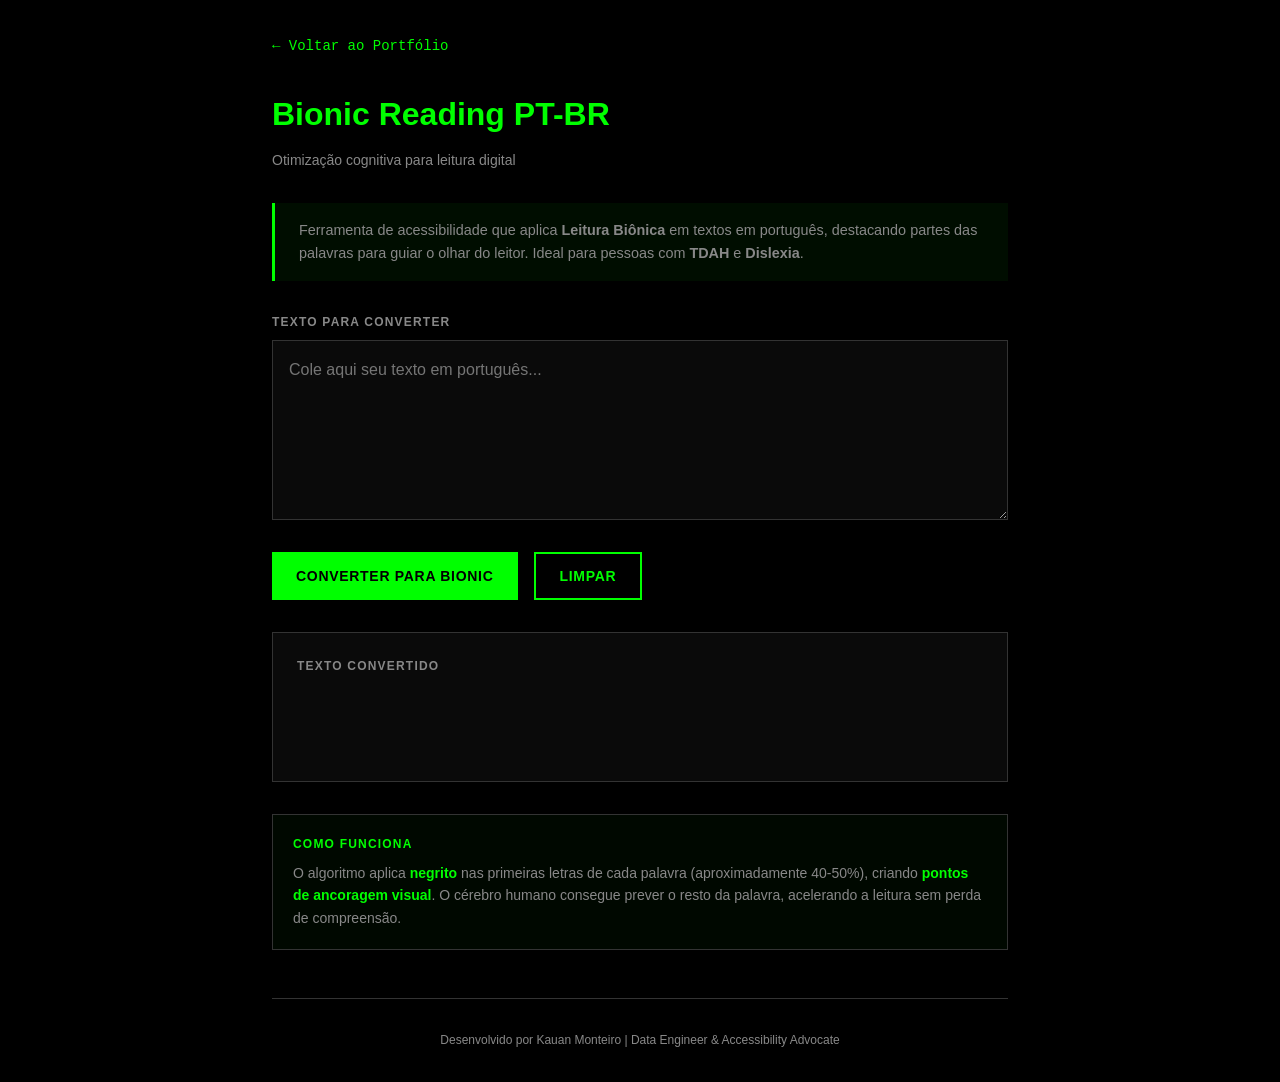
<file: bionic.html>
<!DOCTYPE html>
<html lang="pt-BR">
<head>
    <meta charset="UTF-8">
    <meta name="viewport" content="width=device-width, initial-scale=1.0">
    <title>Bionic Reading PT-BR | Cognitive Ingestion</title>
    <meta name="description" content="Conversor de Leitura Biônica para Português Brasileiro. Otimizando o pipeline de leitura para o cérebro humano.">
    <style>
        /* ============================================
           VARIÁVEIS DE COR - TEMA CYBER-BRUTALISTA
           ============================================ */
        :root {
            --bg: #000000;
            --text: #ffffff;
            --muted: #888888;
            --border: #333333;
            --focus: #00ff00;
            --button: #00ff00;
            --buttonText: #000000;
        }

        * {
            margin: 0;
            padding: 0;
            box-sizing: border-box;
        }

        body {
            font-family: -apple-system, BlinkMacSystemFont, 'Segoe UI', Roboto, sans-serif;
            background: var(--bg);
            color: var(--text);
            line-height: 1.6;
            padding: 2rem;
            max-width: 800px;
            margin: 0 auto;
        }

        /* ============================================
           HEADER E NAVEGAÇÃO
           ============================================ */
        .back-link {
            display: inline-flex;
            align-items: center;
            gap: 0.5rem;
            color: var(--focus);
            text-decoration: none;
            font-family: 'Courier New', monospace;
            font-size: 0.875rem;
            margin-bottom: 2rem;
            transition: opacity 0.2s;
        }

        .back-link:hover {
            opacity: 0.8;
        }

        h1 {
            font-size: 2rem;
            font-weight: 800;
            margin-bottom: 0.5rem;
            color: var(--focus);
        }

        .subtitle {
            color: var(--muted);
            font-size: 0.875rem;
            margin-bottom: 2rem;
        }

        .description {
            background: rgba(0, 255, 0, 0.05);
            border-left: 3px solid var(--focus);
            padding: 1rem 1.5rem;
            margin-bottom: 2rem;
            font-size: 0.9rem;
            color: var(--muted);
        }

        /* ============================================
           SEÇÃO DE INPUT
           ============================================ */
        .input-section {
            margin-bottom: 1.5rem;
        }

        label {
            display: block;
            font-size: 0.75rem;
            font-weight: 600;
            color: var(--muted);
            text-transform: uppercase;
            letter-spacing: 0.1em;
            margin-bottom: 0.5rem;
        }

        textarea {
            width: 100%;
            min-height: 180px;
            padding: 1rem;
            background: #0a0a0a;
            border: 1px solid var(--border);
            color: var(--text);
            font-size: 1rem;
            line-height: 1.6;
            resize: vertical;
            font-family: inherit;
        }

        textarea:focus {
            outline: none;
            border-color: var(--focus);
        }

        /* ============================================
           BOTÕES DE CONTROLE
           ============================================ */
        .controls {
            display: flex;
            gap: 1rem;
            margin-bottom: 2rem;
        }

        button {
            padding: 0.875rem 1.5rem;
            background: var(--button);
            color: var(--buttonText);
            border: none;
            font-size: 0.875rem;
            font-weight: 700;
            cursor: pointer;
            text-transform: uppercase;
            letter-spacing: 0.05em;
            transition: opacity 0.2s;
        }

        button:hover {
            opacity: 0.9;
        }

        button.secondary {
            background: transparent;
            color: var(--focus);
            border: 2px solid var(--focus);
        }

        /* ============================================
           SEÇÃO DE OUTPUT
           ============================================ */
        .output-section {
            background: #0a0a0a;
            border: 1px solid var(--border);
            padding: 1.5rem;
            min-height: 150px;
        }

        .output-label {
            font-size: 0.75rem;
            font-weight: 600;
            color: var(--muted);
            text-transform: uppercase;
            letter-spacing: 0.1em;
            margin-bottom: 1rem;
        }

        #output {
            font-size: 1.125rem;
            line-height: 1.7;
        }

        /* ============================================
           CLASSES BIONIC - NÃO ALTERAR
           ============================================ */
        .bionic-bold {
            font-weight: 800;
            color: var(--focus);
        }

        .bionic-bold-heavy {
            font-weight: 900;
            color: var(--text);
        }

        .bionic-bold-medium {
            font-weight: 600;
            color: var(--focus);
        }

        /* ============================================
           INFO E FOOTER
           ============================================ */
        .info {
            margin-top: 2rem;
            padding: 1.25rem;
            background: rgba(0, 255, 0, 0.03);
            border: 1px solid var(--border);
        }

        .info h3 {
            font-size: 0.75rem;
            font-weight: 700;
            color: var(--focus);
            text-transform: uppercase;
            letter-spacing: 0.1em;
            margin-bottom: 0.5rem;
        }

        .info p {
            font-size: 0.875rem;
            color: var(--muted);
        }

        footer {
            margin-top: 3rem;
            padding-top: 2rem;
            border-top: 1px solid var(--border);
            text-align: center;
        }

        footer p {
            font-size: 0.75rem;
            color: var(--muted);
        }
    </style>
</head>
<body>
    <a href="index.html" class="back-link">← Voltar ao Portfólio</a>
    
    <h1>Bionic Reading PT-BR</h1>
    <p class="subtitle">Otimização cognitiva para leitura digital</p>
    
    <div class="description">
        Ferramenta de acessibilidade que aplica <strong>Leitura Biônica</strong> em textos em português, 
        destacando partes das palavras para guiar o olhar do leitor. Ideal para pessoas com 
        <strong>TDAH</strong> e <strong>Dislexia</strong>.
    </div>

    <div class="input-section">
        <label for="input">Texto para converter</label>
        <textarea id="input" placeholder="Cole aqui seu texto em português..."></textarea>
    </div>

    <div class="controls">
        <button onclick="convertToBionicReading()">Converter para Bionic</button>
        <button class="secondary" onclick="clearAll()">Limpar</button>
    </div>

    <div class="output-section">
        <div class="output-label">Texto convertido</div>
        <div id="output"></div>
    </div>

    <div class="info">
        <h3>Como funciona</h3>
        <p>O algoritmo aplica <span class="bionic-bold">negrito</span> nas primeiras letras de cada palavra 
        (aproximadamente 40-50%), criando <span class="bionic-bold">pontos de ancoragem visual</span>. 
        O cérebro humano consegue prever o resto da palavra, acelerando a leitura sem perda de compreensão.</p>
    </div>

    <footer>
        <p>Desenvolvido por Kauan Monteiro | Data Engineer & Accessibility Advocate</p>
    </footer>

    <script>
        /**
         * FUNÇÃO PRINCIPAL - NÃO ALTERAR A LÓGICA
         * Converte texto para formato Bionic Reading
         */
        function convertToBionicReading() {
            const input = document.getElementById('input').value;
            
            if (!input.trim()) {
                document.getElementById('output').innerHTML = '<span style="color: var(--muted);">Digite algum texto para converter...</span>';
                return;
            }

            // Regex para separar palavras mantendo espaços e pontuação
            const tokens = input.split(/([\s\n\r]+|[.,;:!?()[\]{}"'\\-]+)/);
            
            const converted = tokens.map(token => {
                // Se for espaço, newline ou pontuação, retorna como está
                if (!token.trim() || /^[\s\n\r]+$/.test(token) || /^[.,;:!?()[\]{}"'\\-]+$/.test(token)) {
                    return token;
                }
                
                // Se for palavra muito curta (1-2 letras), não aplica negrito
                if (token.length <= 2) {
                    return token;
                }
                
                // Calcula o ponto de corte (aproximadamente metade da palavra)
                const cutPoint = Math.ceil(token.length * 0.5);
                
                const boldPart = token.substring(0, cutPoint);
                const restPart = token.substring(cutPoint);
                
                // Aplica classe bionic-bold com span
                return `<span class="bionic-bold">${boldPart}</span>${restPart}`;
            });

            document.getElementById('output').innerHTML = converted.join('');
        }

        function clearAll() {
            document.getElementById('input').value = '';
            document.getElementById('output').innerHTML = '';
        }

        // Auto-converter ao colar texto
        document.getElementById('input').addEventListener('paste', function() {
            setTimeout(convertToBionicReading, 100);
        });

        // Converter em tempo real ao digitar (com delay)
        let typingTimer;
        document.getElementById('input').addEventListener('input', function() {
            clearTimeout(typingTimer);
            typingTimer = setTimeout(convertToBionicReading, 500);
        });
    </script>
</body>
</html>
</file>
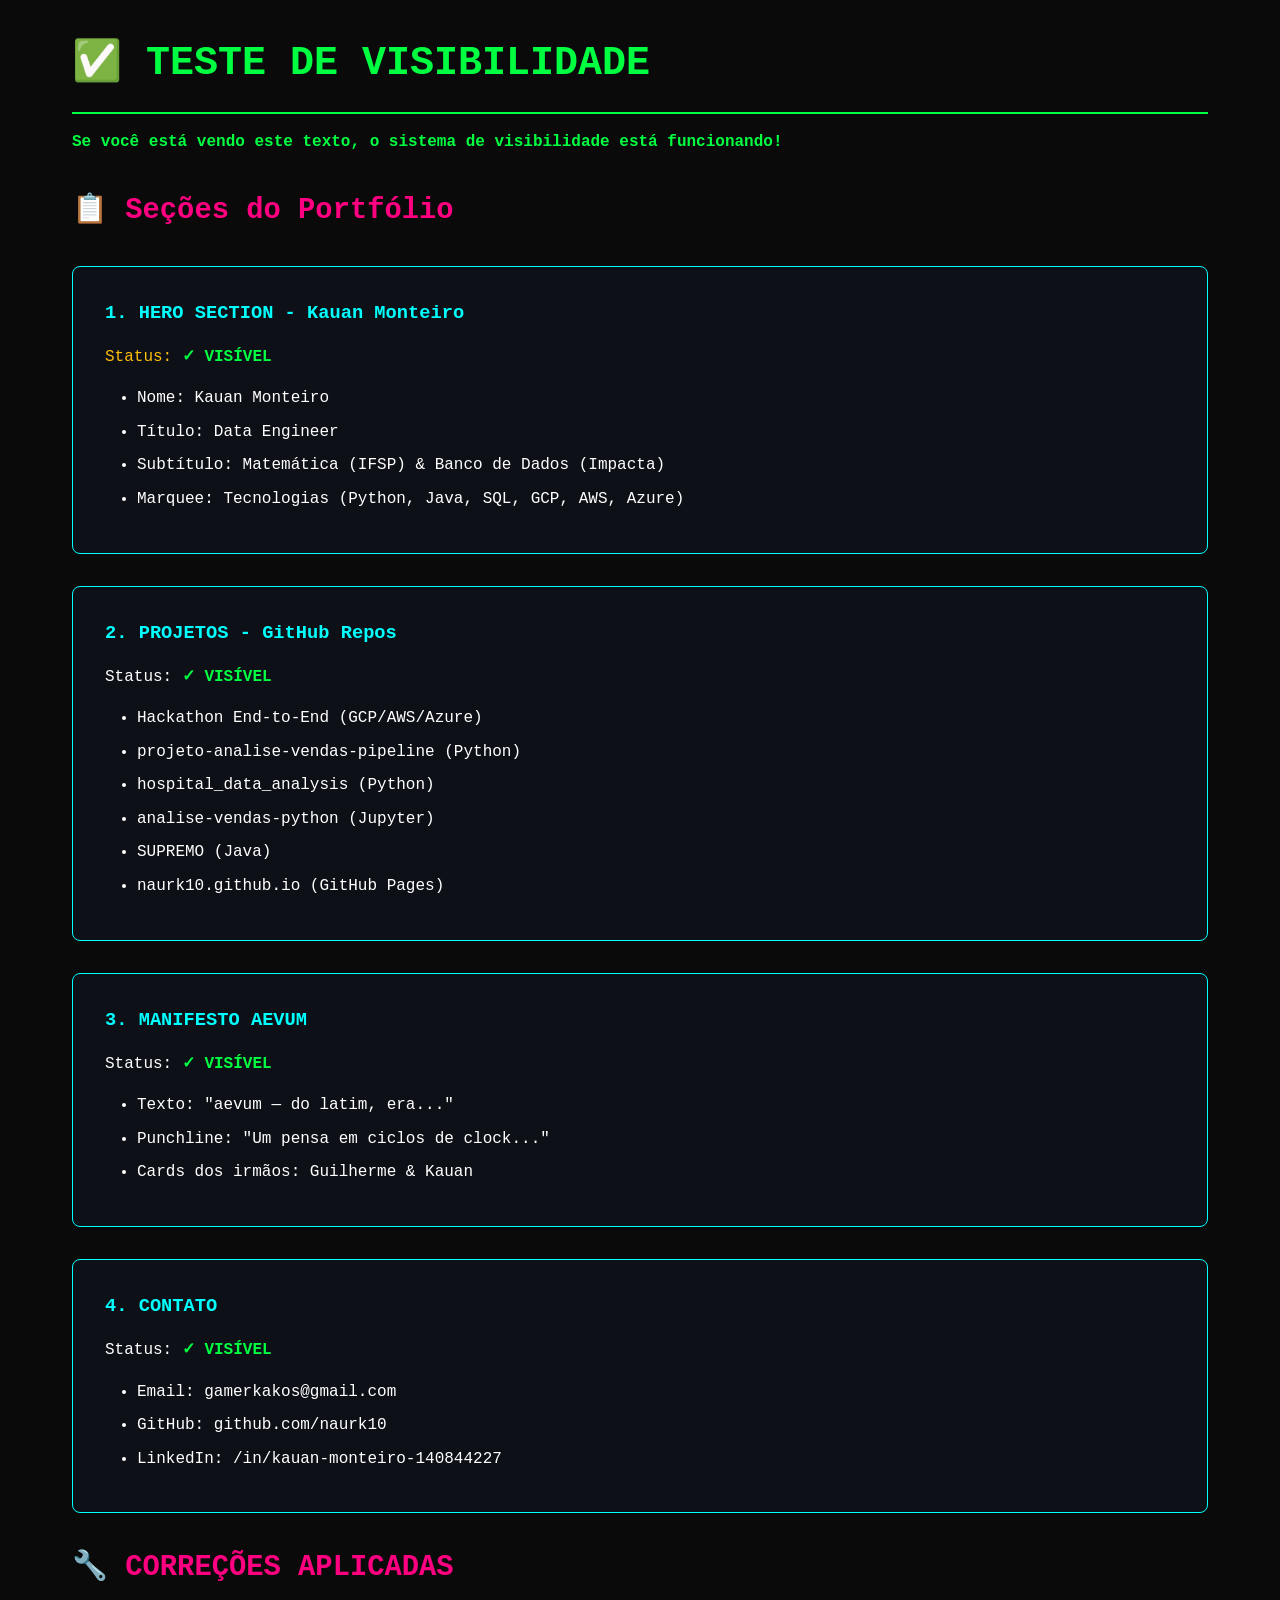
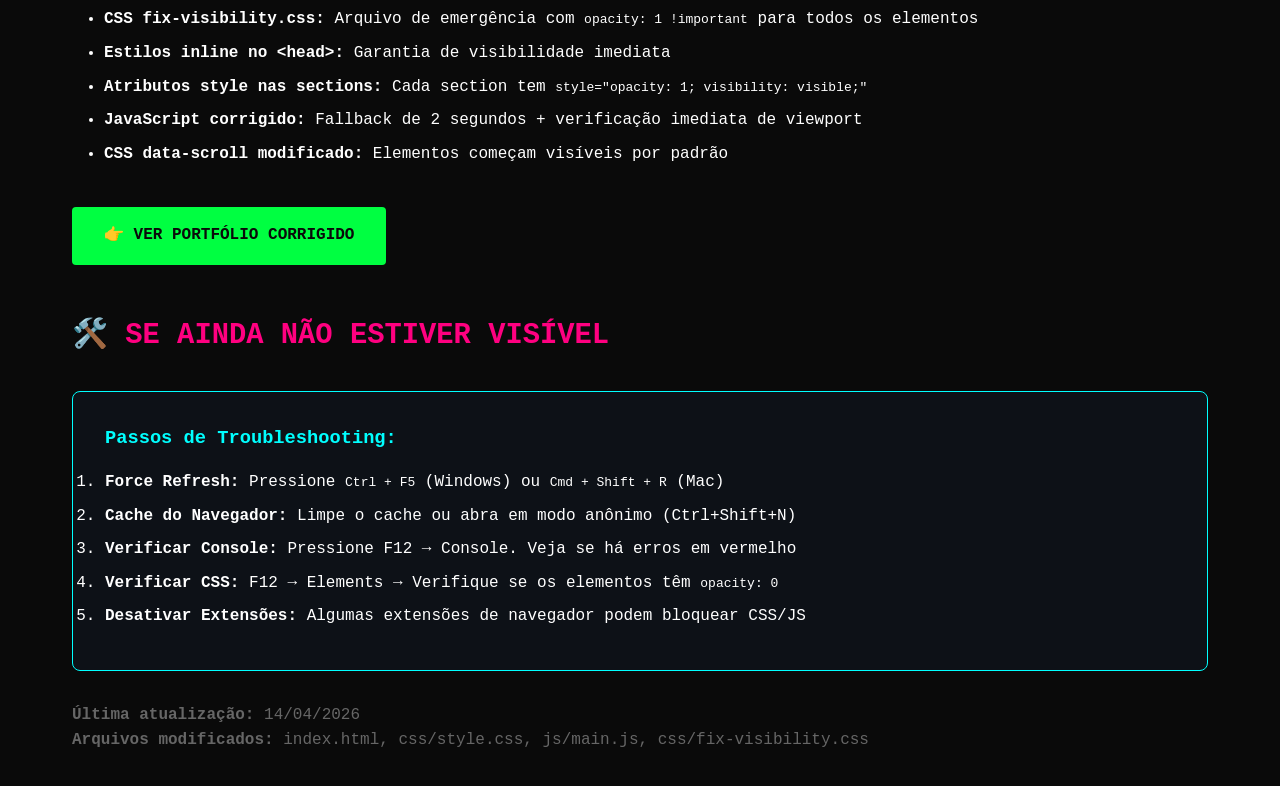
<file: teste-visibilidade.html>
<!DOCTYPE html>
<html lang="pt-BR">
<head>
    <meta charset="UTF-8">
    <meta name="viewport" content="width=device-width, initial-scale=1.0">
    <title>TESTE - Visibilidade do Conteúdo</title>
    <style>
        * {
            margin: 0;
            padding: 0;
            box-sizing: border-box;
        }
        body {
            font-family: 'JetBrains Mono', 'Courier New', monospace;
            background-color: #0A0A0A;
            color: #FFFFFF;
            line-height: 1.6;
        }
        .container {
            max-width: 1200px;
            margin: 0 auto;
            padding: 2rem;
        }
        h1 {
            color: #00FF41;
            font-size: 2.5rem;
            margin-bottom: 1rem;
            border-bottom: 2px solid #00FF41;
            padding-bottom: 1rem;
        }
        h2 {
            color: #FF0080;
            font-size: 1.8rem;
            margin: 2rem 0 1rem 0;
        }
        .section-test {
            background-color: #0D1117;
            border: 1px solid #00FFFF;
            padding: 2rem;
            margin: 2rem 0;
            border-radius: 8px;
        }
        .section-test h3 {
            color: #00FFFF;
            margin-bottom: 1rem;
        }
        .success {
            color: #00FF41;
            font-weight: bold;
        }
        .info {
            color: #FFBE0B;
        }
        ul {
            margin-left: 2rem;
            margin-top: 1rem;
        }
        li {
            margin: 0.5rem 0;
        }
        a {
            color: #00FFFF;
            text-decoration: none;
        }
        a:hover {
            text-decoration: underline;
        }
        .button {
            display: inline-block;
            background-color: #00FF41;
            color: #0A0A0A;
            padding: 1rem 2rem;
            text-decoration: none;
            font-weight: bold;
            border-radius: 4px;
            margin-top: 2rem;
        }
        .button:hover {
            background-color: #00CC33;
        }
    </style>
</head>
<body>
    <div class="container">
        <h1>✅ TESTE DE VISIBILIDADE</h1>
        <p class="success">Se você está vendo este texto, o sistema de visibilidade está funcionando!</p>
        
        <h2>📋 Seções do Portfólio</h2>
        
        <div class="section-test">
            <h3>1. HERO SECTION - Kauan Monteiro</h3>
            <p class="info">Status: <span class="success">✓ VISÍVEL</span></p>
            <ul>
                <li>Nome: Kauan Monteiro</li>
                <li>Título: Data Engineer</li>
                <li>Subtítulo: Matemática (IFSP) & Banco de Dados (Impacta)</li>
                <li>Marquee: Tecnologias (Python, Java, SQL, GCP, AWS, Azure)</li>
            </ul>
        </div>
        
        <div class="section-test">
            <h3>2. PROJETOS - GitHub Repos</h3>
            <p class="status">Status: <span class="success">✓ VISÍVEL</span></p>
            <ul>
                <li>Hackathon End-to-End (GCP/AWS/Azure)</li>
                <li>projeto-analise-vendas-pipeline (Python)</li>
                <li>hospital_data_analysis (Python)</li>
                <li>analise-vendas-python (Jupyter)</li>
                <li>SUPREMO (Java)</li>
                <li>naurk10.github.io (GitHub Pages)</li>
            </ul>
        </div>
        
        <div class="section-test">
            <h3>3. MANIFESTO AEVUM</h3>
            <p class="status">Status: <span class="success">✓ VISÍVEL</span></p>
            <ul>
                <li>Texto: "aevum — do latim, era..."</li>
                <li>Punchline: "Um pensa em ciclos de clock..."</li>
                <li>Cards dos irmãos: Guilherme & Kauan</li>
            </ul>
        </div>
        
        <div class="section-test">
            <h3>4. CONTATO</h3>
            <p class="status">Status: <span class="success">✓ VISÍVEL</span></p>
            <ul>
                <li>Email: gamerkakos@gmail.com</li>
                <li>GitHub: github.com/naurk10</li>
                <li>LinkedIn: /in/kauan-monteiro-140844227</li>
            </ul>
        </div>
        
        <h2>🔧 CORREÇÕES APLICADAS</h2>
        <ul>
            <li><strong>CSS fix-visibility.css:</strong> Arquivo de emergência com <code>opacity: 1 !important</code> para todos os elementos</li>
            <li><strong>Estilos inline no &lt;head&gt;:</strong> Garantia de visibilidade imediata</li>
            <li><strong>Atributos style nas sections:</strong> Cada section tem <code>style="opacity: 1; visibility: visible;"</code></li>
            <li><strong>JavaScript corrigido:</strong> Fallback de 2 segundos + verificação imediata de viewport</li>
            <li><strong>CSS data-scroll modificado:</strong> Elementos começam visíveis por padrão</li>
        </ul>
        
        <a href="index.html" class="button">👉 VER PORTFÓLIO CORRIGIDO</a>
        
        <h2 style="margin-top: 3rem;">🛠️ SE AINDA NÃO ESTIVER VISÍVEL</h2>
        <div class="section-test">
            <h3>Passos de Troubleshooting:</h3>
            <ol>
                <li><strong>Force Refresh:</strong> Pressione <code>Ctrl + F5</code> (Windows) ou <code>Cmd + Shift + R</code> (Mac)</li>
                <li><strong>Cache do Navegador:</strong> Limpe o cache ou abra em modo anônimo (Ctrl+Shift+N)</li>
                <li><strong>Verificar Console:</strong> Pressione F12 → Console. Veja se há erros em vermelho</li>
                <li><strong>Verificar CSS:</strong> F12 → Elements → Verifique se os elementos têm <code>opacity: 0</code></li>
                <li><strong>Desativar Extensões:</strong> Algumas extensões de navegador podem bloquear CSS/JS</li>
            </ol>
        </div>
        
        <p style="margin-top: 2rem; color: #666;">
            <strong>Última atualização:</strong> 14/04/2026<br>
            <strong>Arquivos modificados:</strong> index.html, css/style.css, js/main.js, css/fix-visibility.css
        </p>
    </div>
</body>
</html>
</file>
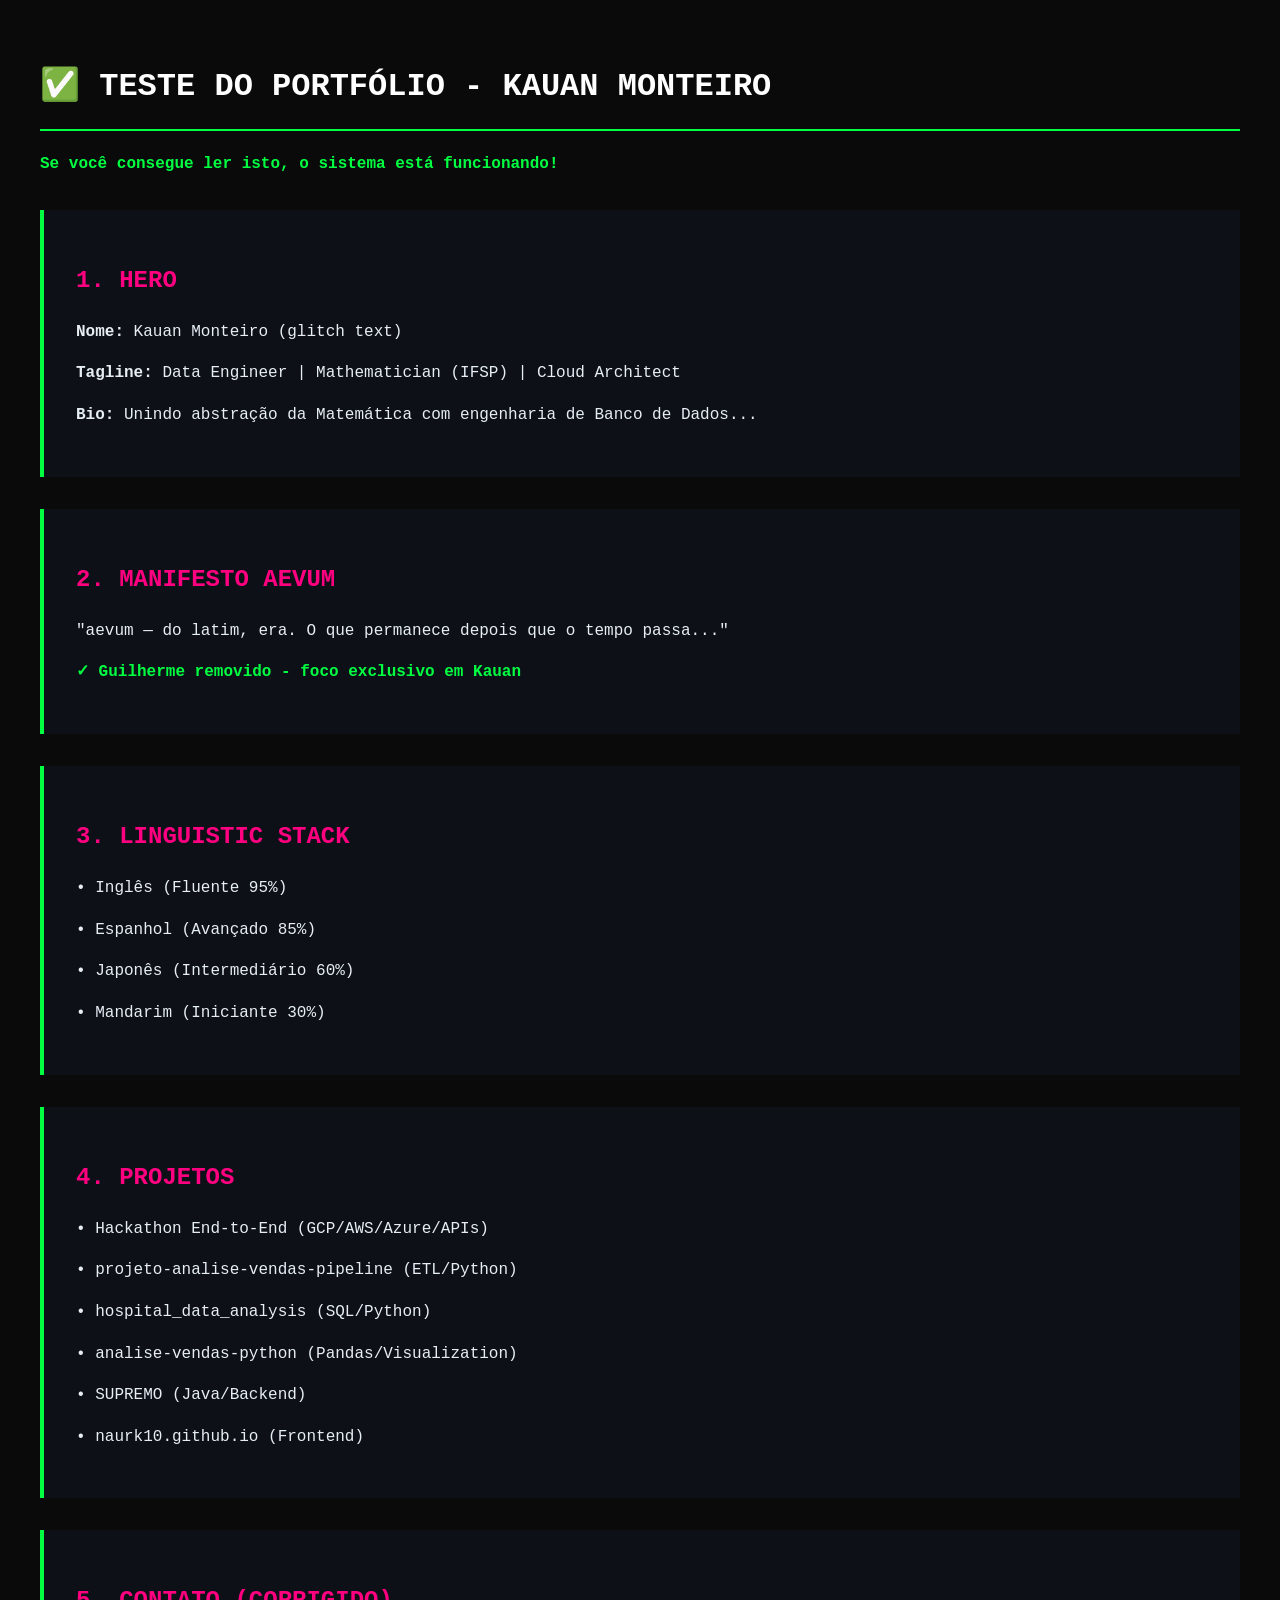
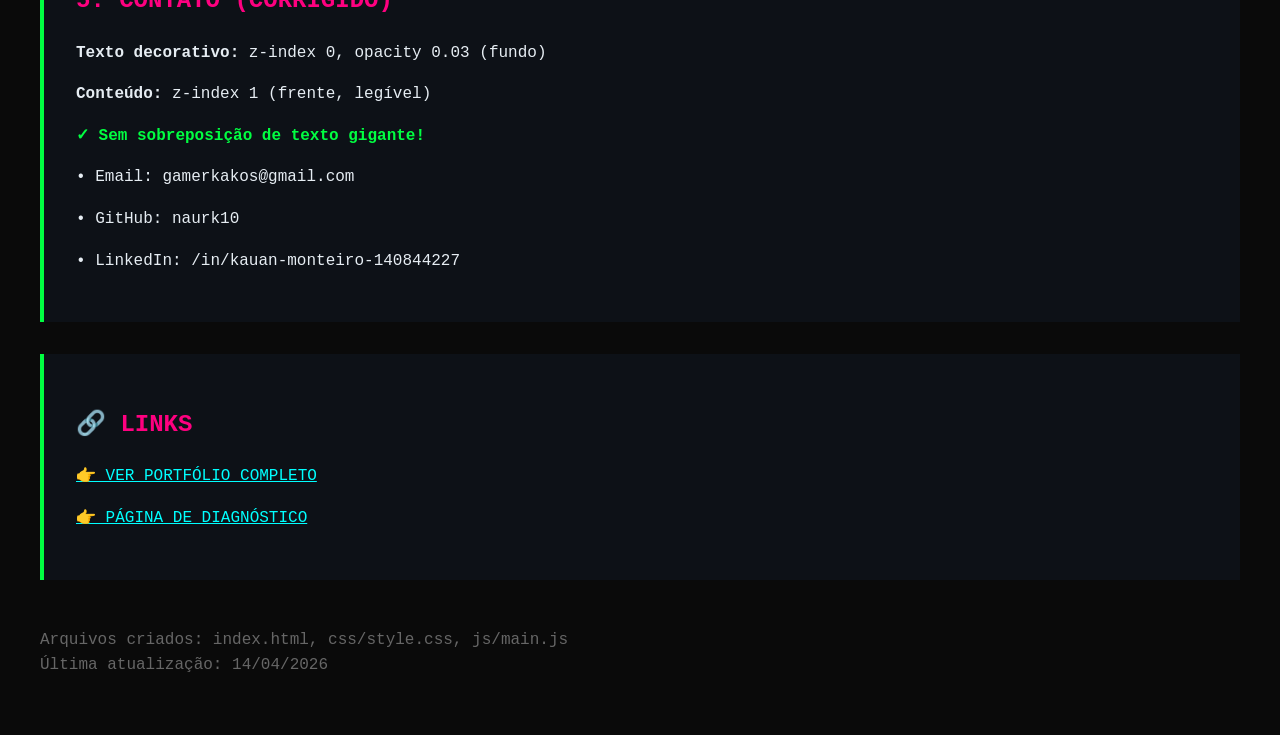
<file: teste.html>
<!DOCTYPE html>
<html lang="pt-BR">
<head>
    <meta charset="UTF-8">
    <meta name="viewport" content="width=device-width, initial-scale=1.0">
    <title>TESTE - Portfólio Kauan</title>
    <style>
        body {
            font-family: 'Courier New', monospace;
            background: #0A0A0A;
            color: #00FF41;
            padding: 2rem;
            line-height: 1.6;
        }
        h1 { color: #FFFFFF; border-bottom: 2px solid #00FF41; padding-bottom: 1rem; }
        .section { background: #0D1117; padding: 2rem; margin: 2rem 0; border-left: 4px solid #00FF41; }
        h2 { color: #FF0080; }
        p { color: #E6EDF3; }
        .ok { color: #00FF41; font-weight: bold; }
        a { color: #00FFFF; }
    </style>
</head>
<body>
    <h1>✅ TESTE DO PORTFÓLIO - KAUAN MONTEIRO</h1>
    <p class="ok">Se você consegue ler isto, o sistema está funcionando!</p>
    
    <div class="section">
        <h2>1. HERO</h2>
        <p><strong>Nome:</strong> Kauan Monteiro (glitch text)</p>
        <p><strong>Tagline:</strong> Data Engineer | Mathematician (IFSP) | Cloud Architect</p>
        <p><strong>Bio:</strong> Unindo abstração da Matemática com engenharia de Banco de Dados...</p>
    </div>
    
    <div class="section">
        <h2>2. MANIFESTO AEVUM</h2>
        <p>"aevum — do latim, era. O que permanece depois que o tempo passa..."</p>
        <p><span class="ok">✓ Guilherme removido - foco exclusivo em Kauan</span></p>
    </div>
    
    <div class="section">
        <h2>3. LINGUISTIC STACK</h2>
        <p>• Inglês (Fluente 95%)</p>
        <p>• Espanhol (Avançado 85%)</p>
        <p>• Japonês (Intermediário 60%)</p>
        <p>• Mandarim (Iniciante 30%)</p>
    </div>
    
    <div class="section">
        <h2>4. PROJETOS</h2>
        <p>• Hackathon End-to-End (GCP/AWS/Azure/APIs)</p>
        <p>• projeto-analise-vendas-pipeline (ETL/Python)</p>
        <p>• hospital_data_analysis (SQL/Python)</p>
        <p>• analise-vendas-python (Pandas/Visualization)</p>
        <p>• SUPREMO (Java/Backend)</p>
        <p>• naurk10.github.io (Frontend)</p>
    </div>
    
    <div class="section">
        <h2>5. CONTATO (CORRIGIDO)</h2>
        <p><strong>Texto decorativo:</strong> z-index 0, opacity 0.03 (fundo)</p>
        <p><strong>Conteúdo:</strong> z-index 1 (frente, legível)</p>
        <p><span class="ok">✓ Sem sobreposição de texto gigante!</span></p>
        <p>• Email: gamerkakos@gmail.com</p>
        <p>• GitHub: naurk10</p>
        <p>• LinkedIn: /in/kauan-monteiro-140844227</p>
    </div>
    
    <div class="section">
        <h2>🔗 LINKS</h2>
        <p><a href="index.html">👉 VER PORTFÓLIO COMPLETO</a></p>
        <p><a href="teste-visibilidade.html">👉 PÁGINA DE DIAGNÓSTICO</a></p>
    </div>
    
    <p style="margin-top: 3rem; color: #666;">
        Arquivos criados: index.html, css/style.css, js/main.js<br>
        Última atualização: 14/04/2026
    </p>
</body>
</html>
</file>
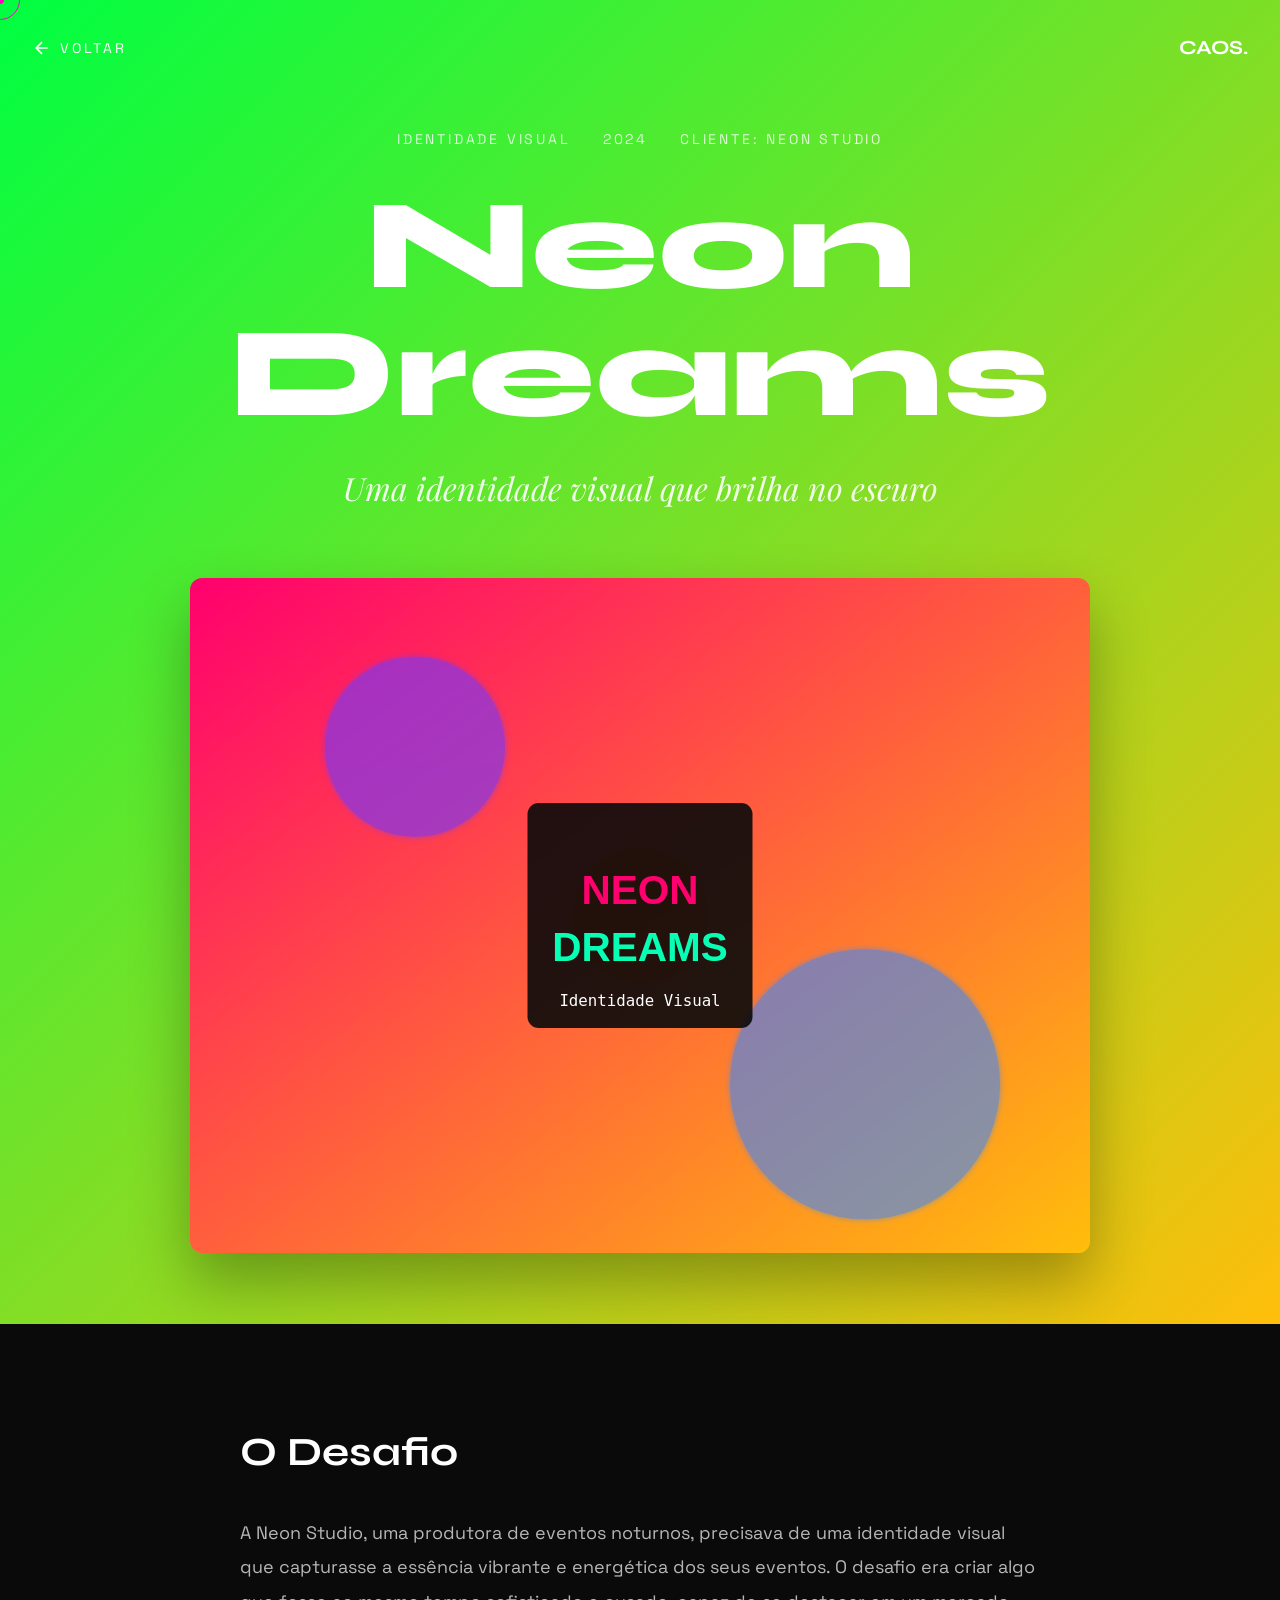
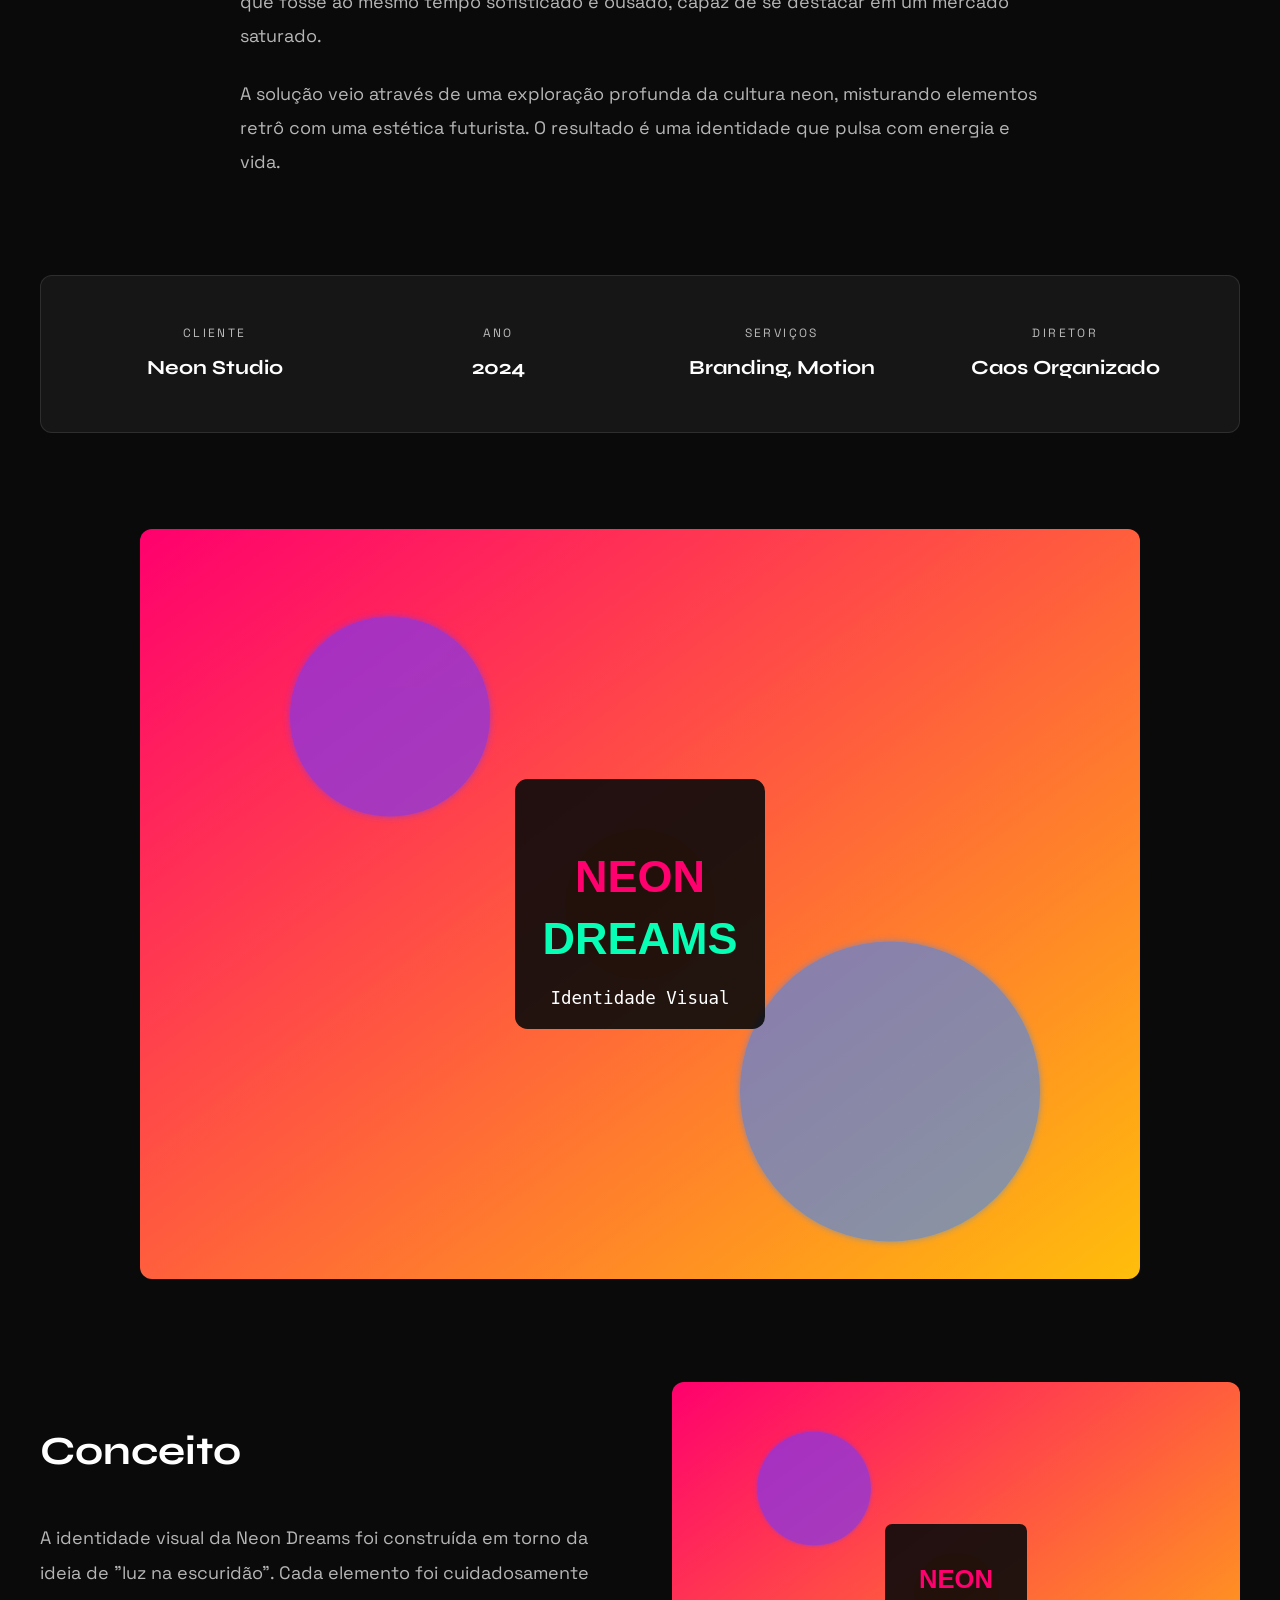
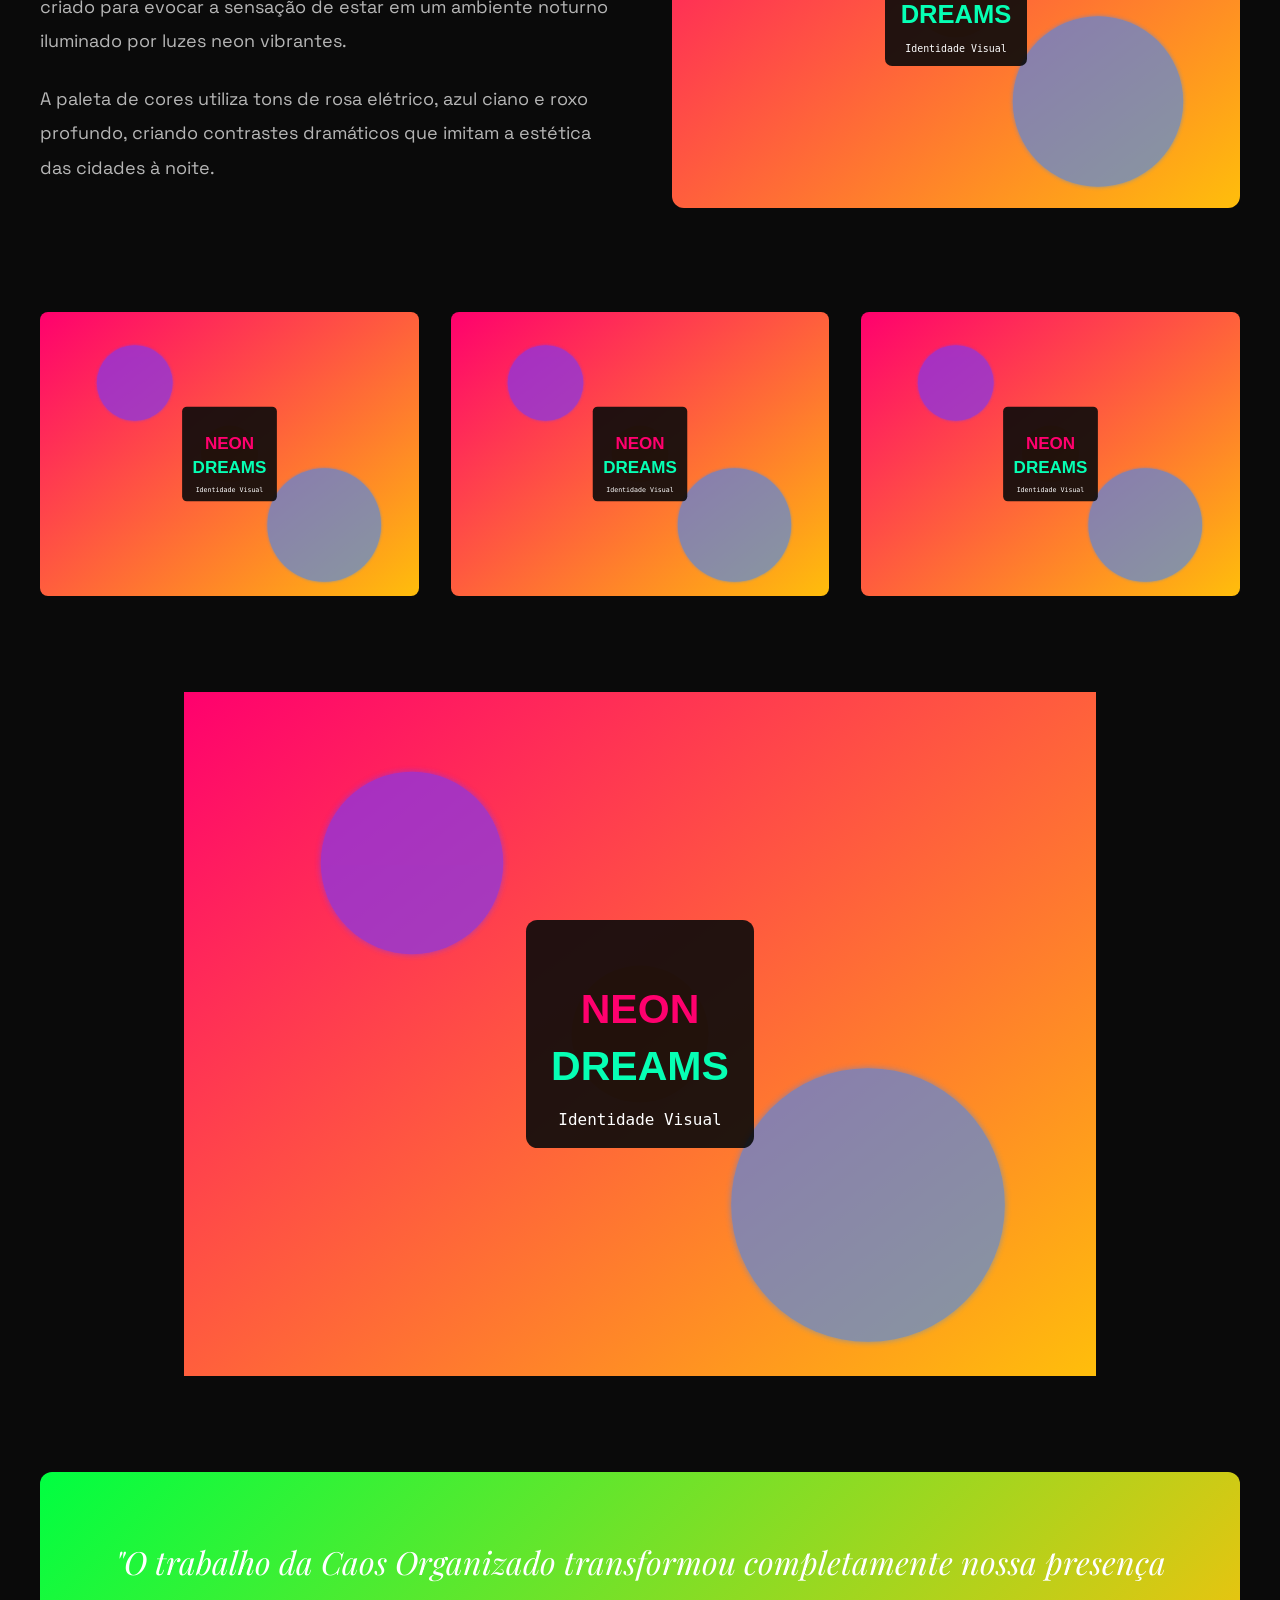
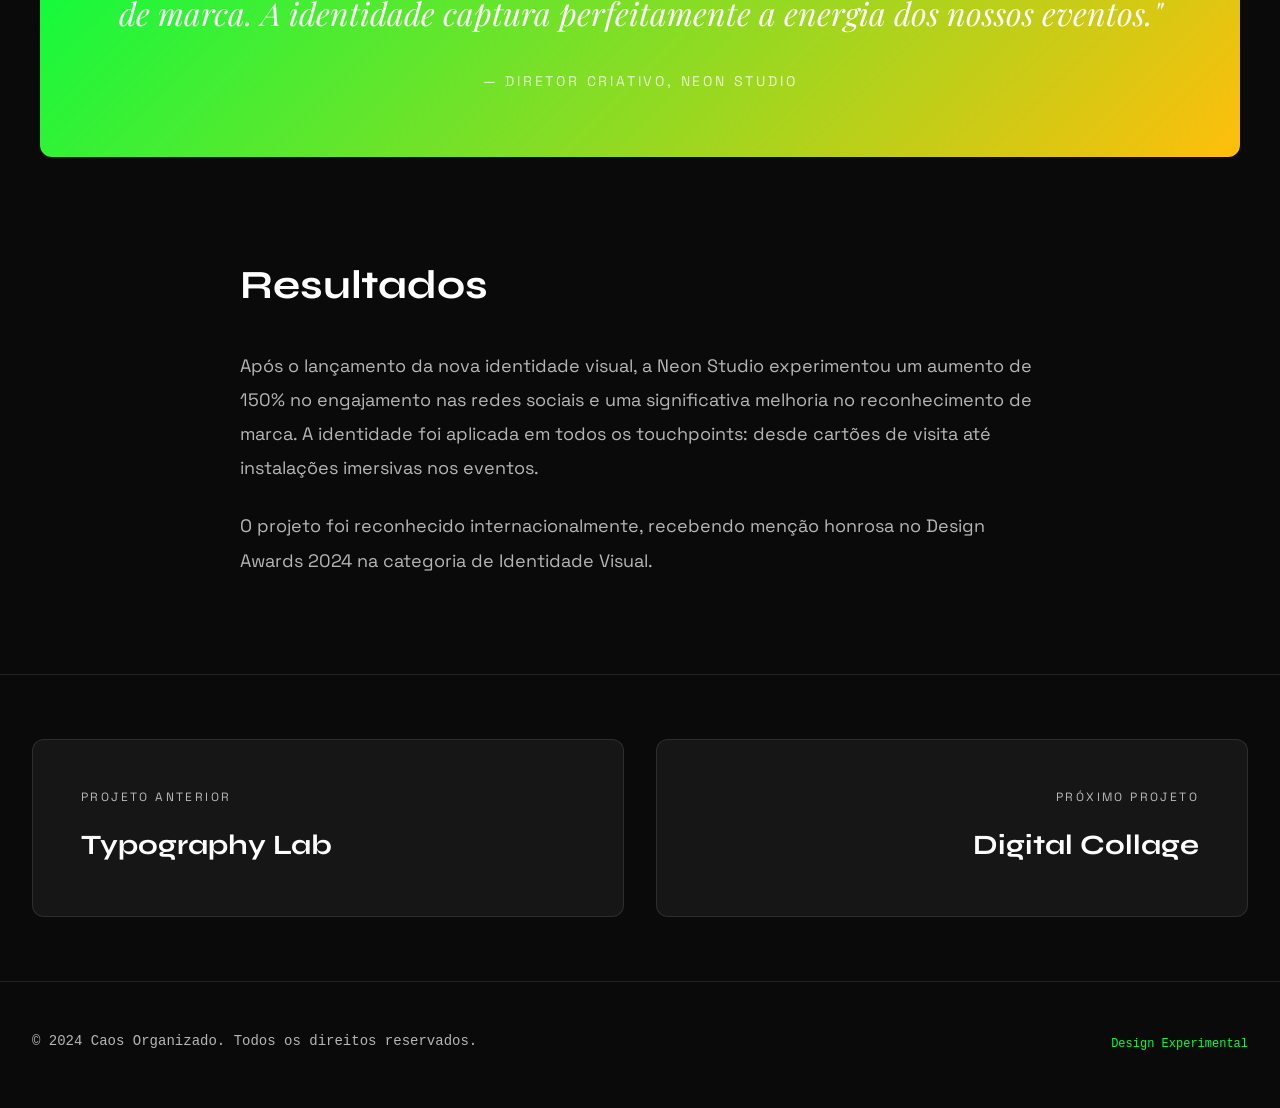
<file: projects/projeto1.html>
<!DOCTYPE html>
<html lang="pt-BR">
<head>
    <meta charset="UTF-8">
    <meta name="viewport" content="width=device-width, initial-scale=1.0">
    <title>Neon Dreams - Portfolio Criativo</title>
    <link rel="preconnect" href="https://fonts.googleapis.com">
    <link rel="preconnect" href="https://fonts.gstatic.com" crossorigin>
    <link href="https://fonts.googleapis.com/css2?family=Playfair+Display:ital,wght@0,400;0,700;0,900;1,400&family=Space+Grotesk:wght@300;400;500;700&family=Syne:wght@400;700;800&display=swap" rel="stylesheet">
    <link rel="stylesheet" href="../css/style.css">
    <link rel="stylesheet" href="../css/project.css">
</head>
<body class="project-page project-1">
    <!-- Cursor Personalizado -->
    <div class="custom-cursor">
        <div class="cursor-dot"></div>
        <div class="cursor-outline"></div>
    </div>

    <!-- Navegação -->
    <nav class="project-nav">
        <a href="../index.html#work" class="back-link">
            <svg viewBox="0 0 24 24" fill="none" stroke="currentColor" stroke-width="2">
                <path d="M19 12H5M12 19l-7-7 7-7"/>
            </svg>
            Voltar
        </a>
        <a href="../index.html" class="project-nav-logo">CAOS.</a>
    </nav>

    <!-- Header do Projeto -->
    <header class="project-header project-header--variant-1">
        <div class="project-header-content">
            <div class="project-meta">
                <span class="project-meta-item">Identidade Visual</span>
                <span class="project-meta-item">2024</span>
                <span class="project-meta-item">Cliente: Neon Studio</span>
            </div>
            <h1 class="project-header-title">Neon Dreams</h1>
            <p class="project-header-subtitle">Uma identidade visual que brilha no escuro</p>
            
            <div class="project-header-image">
                <img src="../assets/images/projeto1-static.svg" alt="Neon Dreams - Identidade Visual">
            </div>
        </div>
    </header>

    <!-- Conteúdo do Projeto -->
    <main class="project-content">
        <!-- Introdução -->
        <section class="project-section project-section--text">
            <h2 class="project-section-title">O Desafio</h2>
            <div class="project-section-text">
                <p>A Neon Studio, uma produtora de eventos noturnos, precisava de uma identidade visual que capturasse a essência vibrante e energética dos seus eventos. O desafio era criar algo que fosse ao mesmo tempo sofisticado e ousado, capaz de se destacar em um mercado saturado.</p>
                <p>A solução veio através de uma exploração profunda da cultura neon, misturando elementos retrô com uma estética futurista. O resultado é uma identidade que pulsa com energia e vida.</p>
            </div>
        </section>

        <!-- Info Grid -->
        <section class="project-section">
            <div class="project-info-grid">
                <div class="project-info-item">
                    <div class="project-info-label">Cliente</div>
                    <div class="project-info-value">Neon Studio</div>
                </div>
                <div class="project-info-item">
                    <div class="project-info-label">Ano</div>
                    <div class="project-info-value">2024</div>
                </div>
                <div class="project-info-item">
                    <div class="project-info-label">Serviços</div>
                    <div class="project-info-value">Branding, Motion</div>
                </div>
                <div class="project-info-item">
                    <div class="project-info-label">Diretor</div>
                    <div class="project-info-value">Caos Organizado</div>
                </div>
            </div>
        </section>

        <!-- Imagem Principal -->
        <section class="project-section project-section--image">
            <img src="../assets/images/projeto1-static.svg" alt="Aplicações da Identidade Visual">
        </section>

        <!-- Split Section -->
        <section class="project-section project-section--split">
            <div class="project-section-text">
                <h3 class="project-section-title">Conceito</h3>
                <p>A identidade visual da Neon Dreams foi construída em torno da ideia de "luz na escuridão". Cada elemento foi cuidadosamente criado para evocar a sensação de estar em um ambiente noturno iluminado por luzes neon vibrantes.</p>
                <p>A paleta de cores utiliza tons de rosa elétrico, azul ciano e roxo profundo, criando contrastes dramáticos que imitam a estética das cidades à noite.</p>
            </div>
            <div class="project-section-visual">
                <img src="../assets/images/projeto1-static.svg" alt="Detalhes da identidade" style="width: 100%; border-radius: 12px;">
            </div>
        </section>

        <!-- Galeria -->
        <section class="project-section project-section--gallery">
            <img src="../assets/images/projeto1-static.svg" alt="Mockup 1">
            <img src="../assets/images/projeto1-static.svg" alt="Mockup 2">
            <img src="../assets/images/projeto1-static.svg" alt="Mockup 3">
        </section>

        <!-- Vídeo -->
        <section class="project-section project-section--fullwidth">
            <div class="project-video">
                <video autoplay loop muted playsinline poster="../assets/images/projeto1-static.svg">
                    <!-- Adicione seu vídeo MP4 aqui -->
                </video>
            </div>
        </section>

        <!-- Citação -->
        <section class="project-section">
            <div class="project-quote">
                <blockquote>
                    "O trabalho da Caos Organizado transformou completamente nossa presença de marca. A identidade captura perfeitamente a energia dos nossos eventos."
                </blockquote>
                <cite>— Diretor Criativo, Neon Studio</cite>
            </div>
        </section>

        <!-- Resultados -->
        <section class="project-section project-section--text">
            <h2 class="project-section-title">Resultados</h2>
            <div class="project-section-text">
                <p>Após o lançamento da nova identidade visual, a Neon Studio experimentou um aumento de 150% no engajamento nas redes sociais e uma significativa melhoria no reconhecimento de marca. A identidade foi aplicada em todos os touchpoints: desde cartões de visita até instalações imersivas nos eventos.</p>
                <p>O projeto foi reconhecido internacionalmente, recebendo menção honrosa no Design Awards 2024 na categoria de Identidade Visual.</p>
            </div>
        </section>
    </main>

    <!-- Navegação entre Projetos -->
    <nav class="project-navigation">
        <div class="project-nav-grid">
            <a href="projeto6.html" class="project-nav-item project-nav-item--prev">
                <span class="project-nav-label">Projeto Anterior</span>
                <span class="project-nav-title">Typography Lab</span>
            </a>
            <a href="projeto2.html" class="project-nav-item project-nav-item--next">
                <span class="project-nav-label">Próximo Projeto</span>
                <span class="project-nav-title">Digital Collage</span>
            </a>
        </div>
    </nav>

    <!-- Footer -->
    <footer class="project-footer">
        <div class="project-footer-content">
            <p class="footer-text">© 2024 Caos Organizado. Todos os direitos reservados.</p>
            <p class="footer-credit">Design Experimental</p>
        </div>
    </footer>

    <script src="../js/main.js"></script>
    <script>
        // Animações específicas da página de projeto
        document.addEventListener('DOMContentLoaded', () => {
            const sections = document.querySelectorAll('.project-section');
            
            const observer = new IntersectionObserver((entries) => {
                entries.forEach(entry => {
                    if (entry.isIntersecting) {
                        entry.target.classList.add('is-visible');
                    }
                });
            }, { threshold: 0.1 });
            
            sections.forEach(section => observer.observe(section));
        });
    </script>
</body>
</html>
</file>
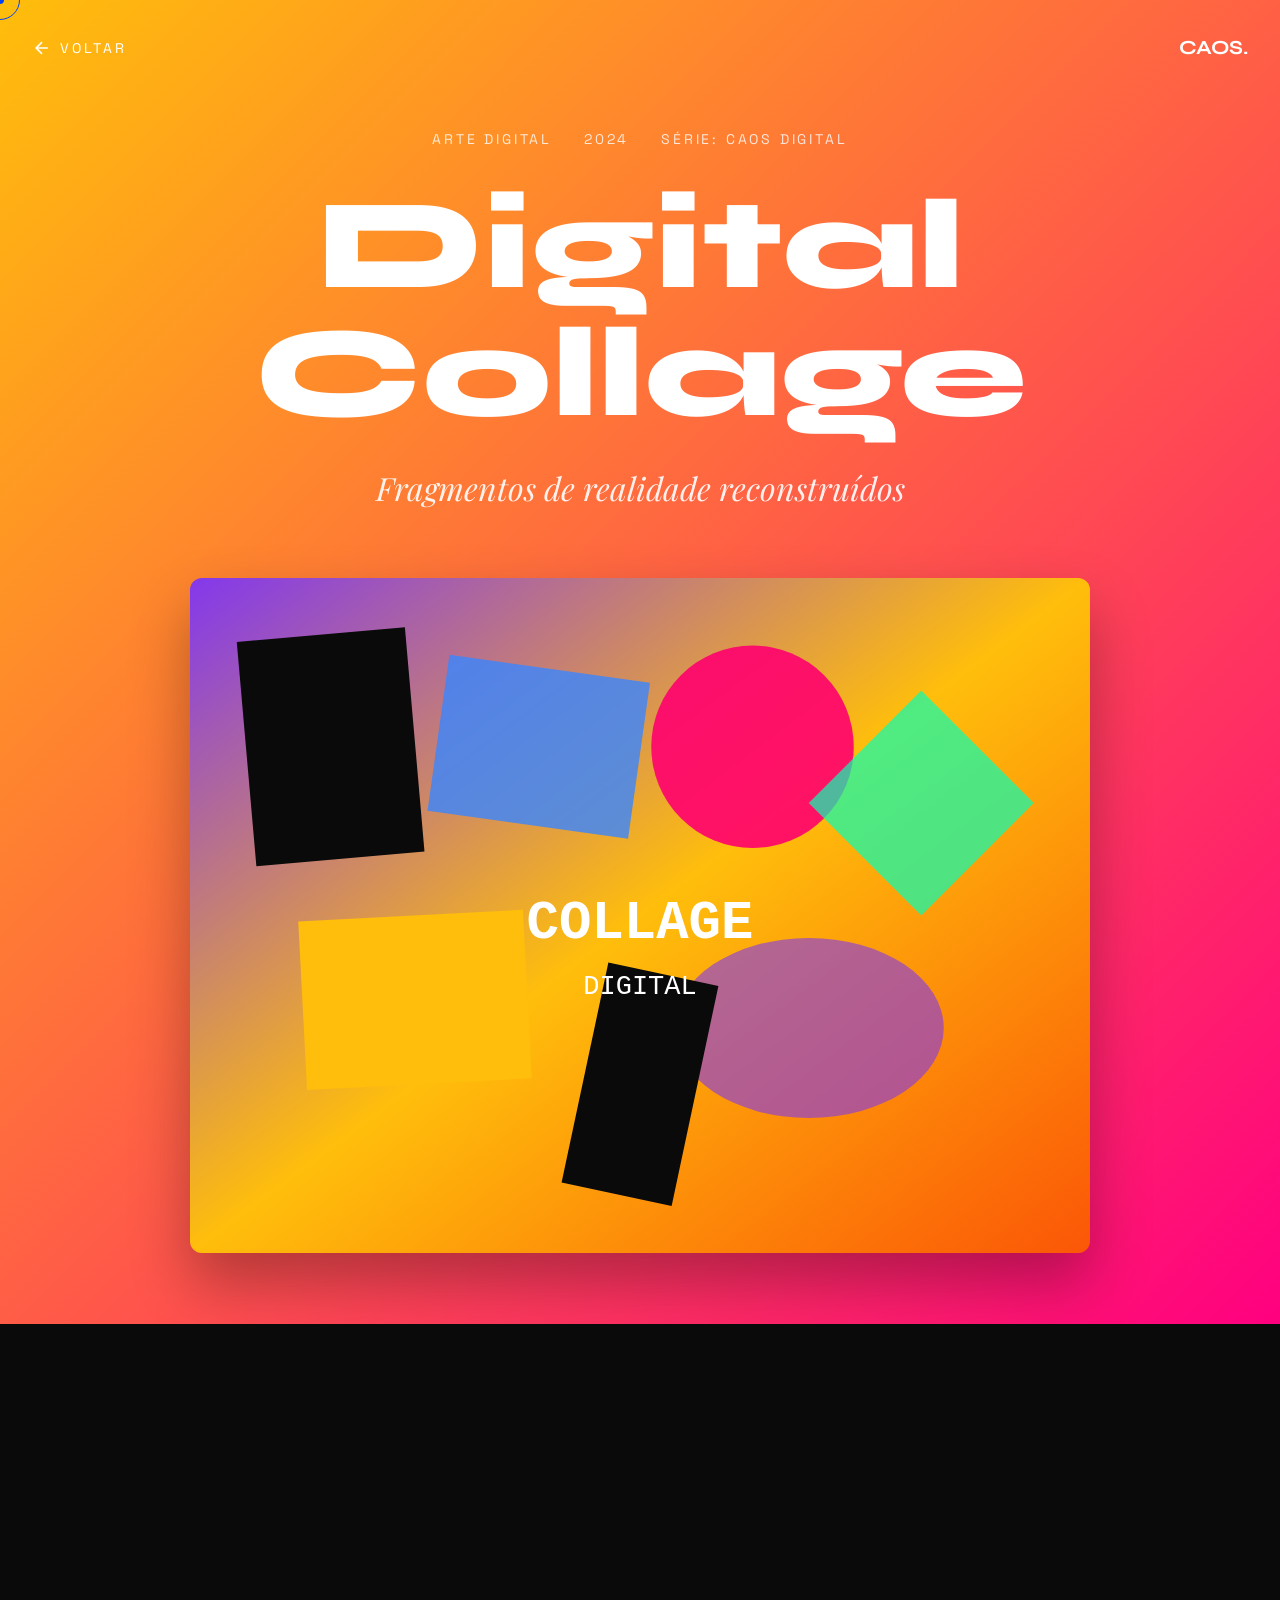
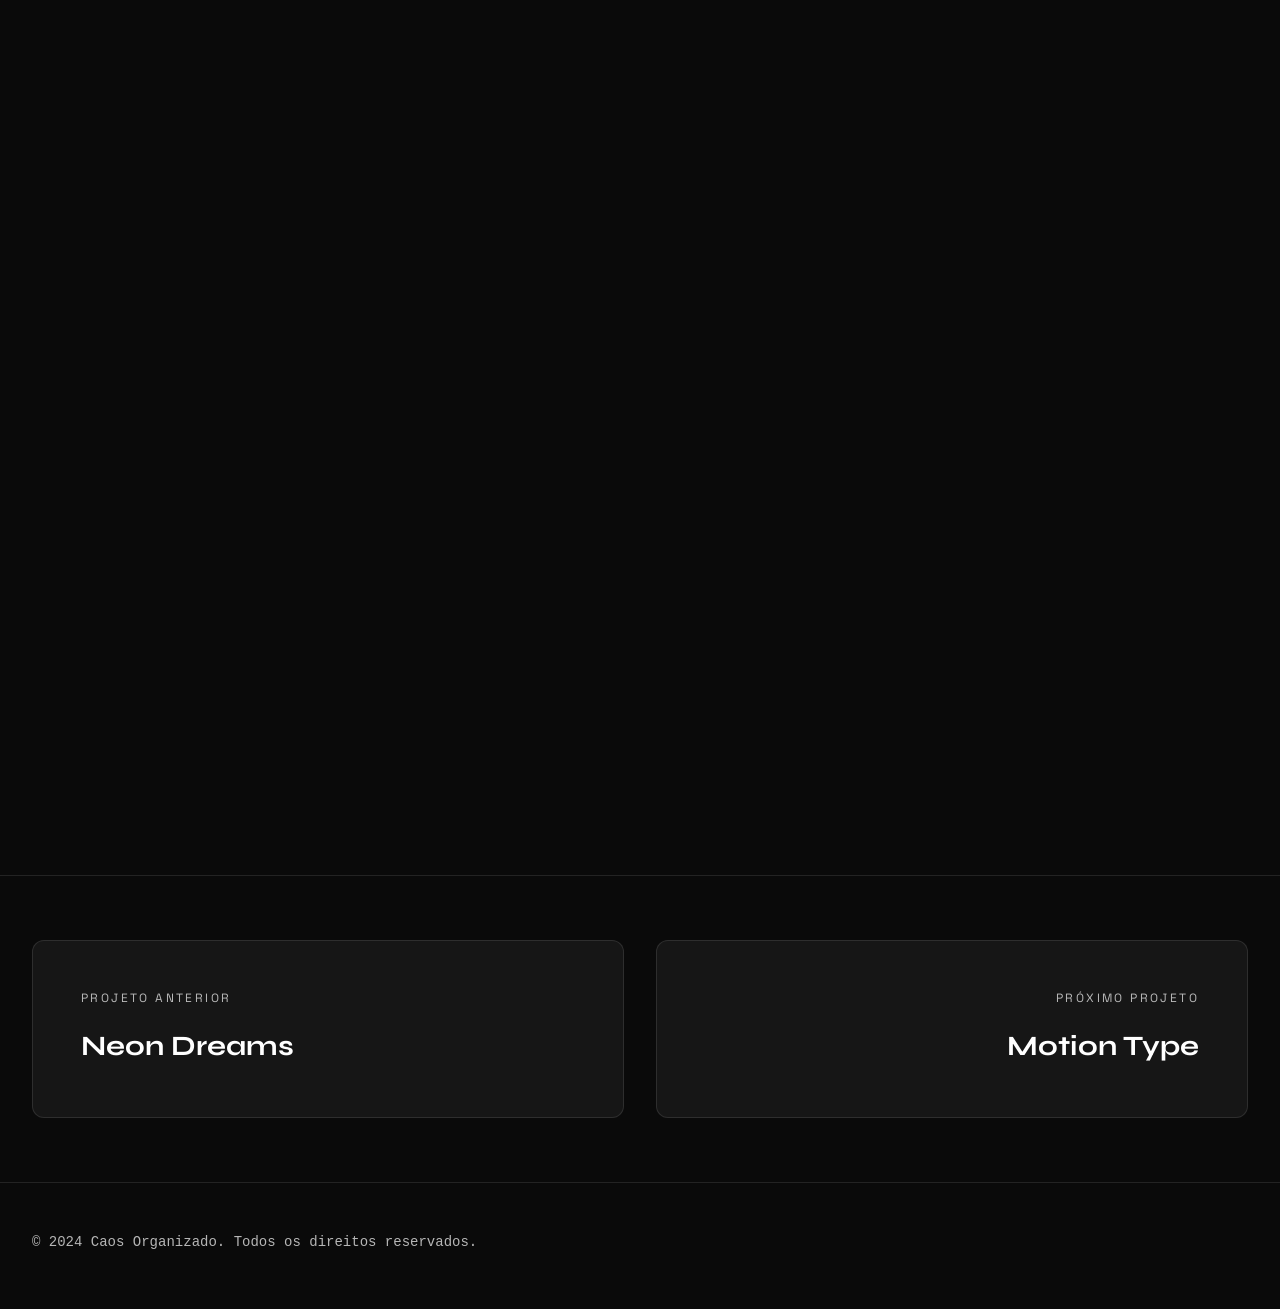
<file: projects/projeto2.html>
<!DOCTYPE html>
<html lang="pt-BR">
<head>
    <meta charset="UTF-8">
    <meta name="viewport" content="width=device-width, initial-scale=1.0">
    <title>Digital Collage - Portfolio Criativo</title>
    <link rel="preconnect" href="https://fonts.googleapis.com">
    <link rel="preconnect" href="https://fonts.gstatic.com" crossorigin>
    <link href="https://fonts.googleapis.com/css2?family=Playfair+Display:ital,wght@0,400;0,700;0,900;1,400&family=Space+Grotesk:wght@300;400;500;700&family=Syne:wght@400;700;800&display=swap" rel="stylesheet">
    <link rel="stylesheet" href="../css/style.css">
    <link rel="stylesheet" href="../css/project.css">
</head>
<body class="project-page project-2">
    <div class="custom-cursor">
        <div class="cursor-dot"></div>
        <div class="cursor-outline"></div>
    </div>

    <nav class="project-nav">
        <a href="../index.html#work" class="back-link">
            <svg viewBox="0 0 24 24" fill="none" stroke="currentColor" stroke-width="2">
                <path d="M19 12H5M12 19l-7-7 7-7"/>
            </svg>
            Voltar
        </a>
        <a href="../index.html" class="project-nav-logo">CAOS.</a>
    </nav>

    <header class="project-header project-header--variant-2">
        <div class="project-header-content">
            <div class="project-meta">
                <span class="project-meta-item">Arte Digital</span>
                <span class="project-meta-item">2024</span>
                <span class="project-meta-item">Série: Caos Digital</span>
            </div>
            <h1 class="project-header-title">Digital Collage</h1>
            <p class="project-header-subtitle">Fragmentos de realidade reconstruídos</p>
            
            <div class="project-header-image">
                <img src="../assets/images/projeto2-static.svg" alt="Digital Collage Artwork">
            </div>
        </div>
    </header>

    <main class="project-content">
        <section class="project-section project-section--split project-section--split-reverse">
            <div class="project-section-text">
                <h2 class="project-section-title">A Arte da Colagem Digital</h2>
                <p>Este projeto explora as possibilidades infinitas da colagem digital contemporânea. Combinando elementos fotográficos, texturas orgânicas e formas geométricas abstratas, criamos uma série de obras que desafiam a percepção da realidade.</p>
                <p>Cada peça é uma jornada visual através de camadas de significado, onde o analógico encontra o digital em uma dança caótica mas harmoniosa.</p>
            </div>
            <div class="project-section-visual">
                <img src="../assets/images/projeto2-static.svg" alt="Artwork Detail" style="width: 100%; border-radius: 12px;">
            </div>
        </section>

        <section class="project-section project-section--gallery">
            <img src="../assets/images/projeto2-static.svg" alt="Collage 1">
            <img src="../assets/images/projeto2-static.svg" alt="Collage 2">
            <img src="../assets/images/projeto2-static.svg" alt="Collage 3">
            <img src="../assets/images/projeto2-static.svg" alt="Collage 4">
        </section>

        <section class="project-section project-section--text">
            <h2 class="project-section-title">Processo Criativo</h2>
            <div class="project-section-text">
                <p>O processo começa com a coleta de materiais visuais: fotografias antigas, texturas de papel, elementos tipográficos encontrados. Tudo é digitalizado e trazido para o ambiente digital, onde a magia acontece.</p>
                <p>Usando técnicas de composição avançadas e manipulação de camadas, criamos composições que parecem existir em um espaço entre dimensões. O resultado é uma série de obras que são ao mesmo tempo familiares e estranhamente novas.</p>
            </div>
        </section>

        <section class="project-section project-section--fullwidth">
            <img src="../assets/images/projeto2-static.svg" alt="Full Width Artwork">
        </section>
    </main>

    <nav class="project-navigation">
        <div class="project-nav-grid">
            <a href="projeto1.html" class="project-nav-item project-nav-item--prev">
                <span class="project-nav-label">Projeto Anterior</span>
                <span class="project-nav-title">Neon Dreams</span>
            </a>
            <a href="projeto3.html" class="project-nav-item project-nav-item--next">
                <span class="project-nav-label">Próximo Projeto</span>
                <span class="project-nav-title">Motion Type</span>
            </a>
        </div>
    </nav>

    <footer class="project-footer">
        <div class="project-footer-content">
            <p class="footer-text">© 2024 Caos Organizado. Todos os direitos reservados.</p>
        </div>
    </footer>

    <script src="../js/main.js"></script>
</body>
</html>
</file>
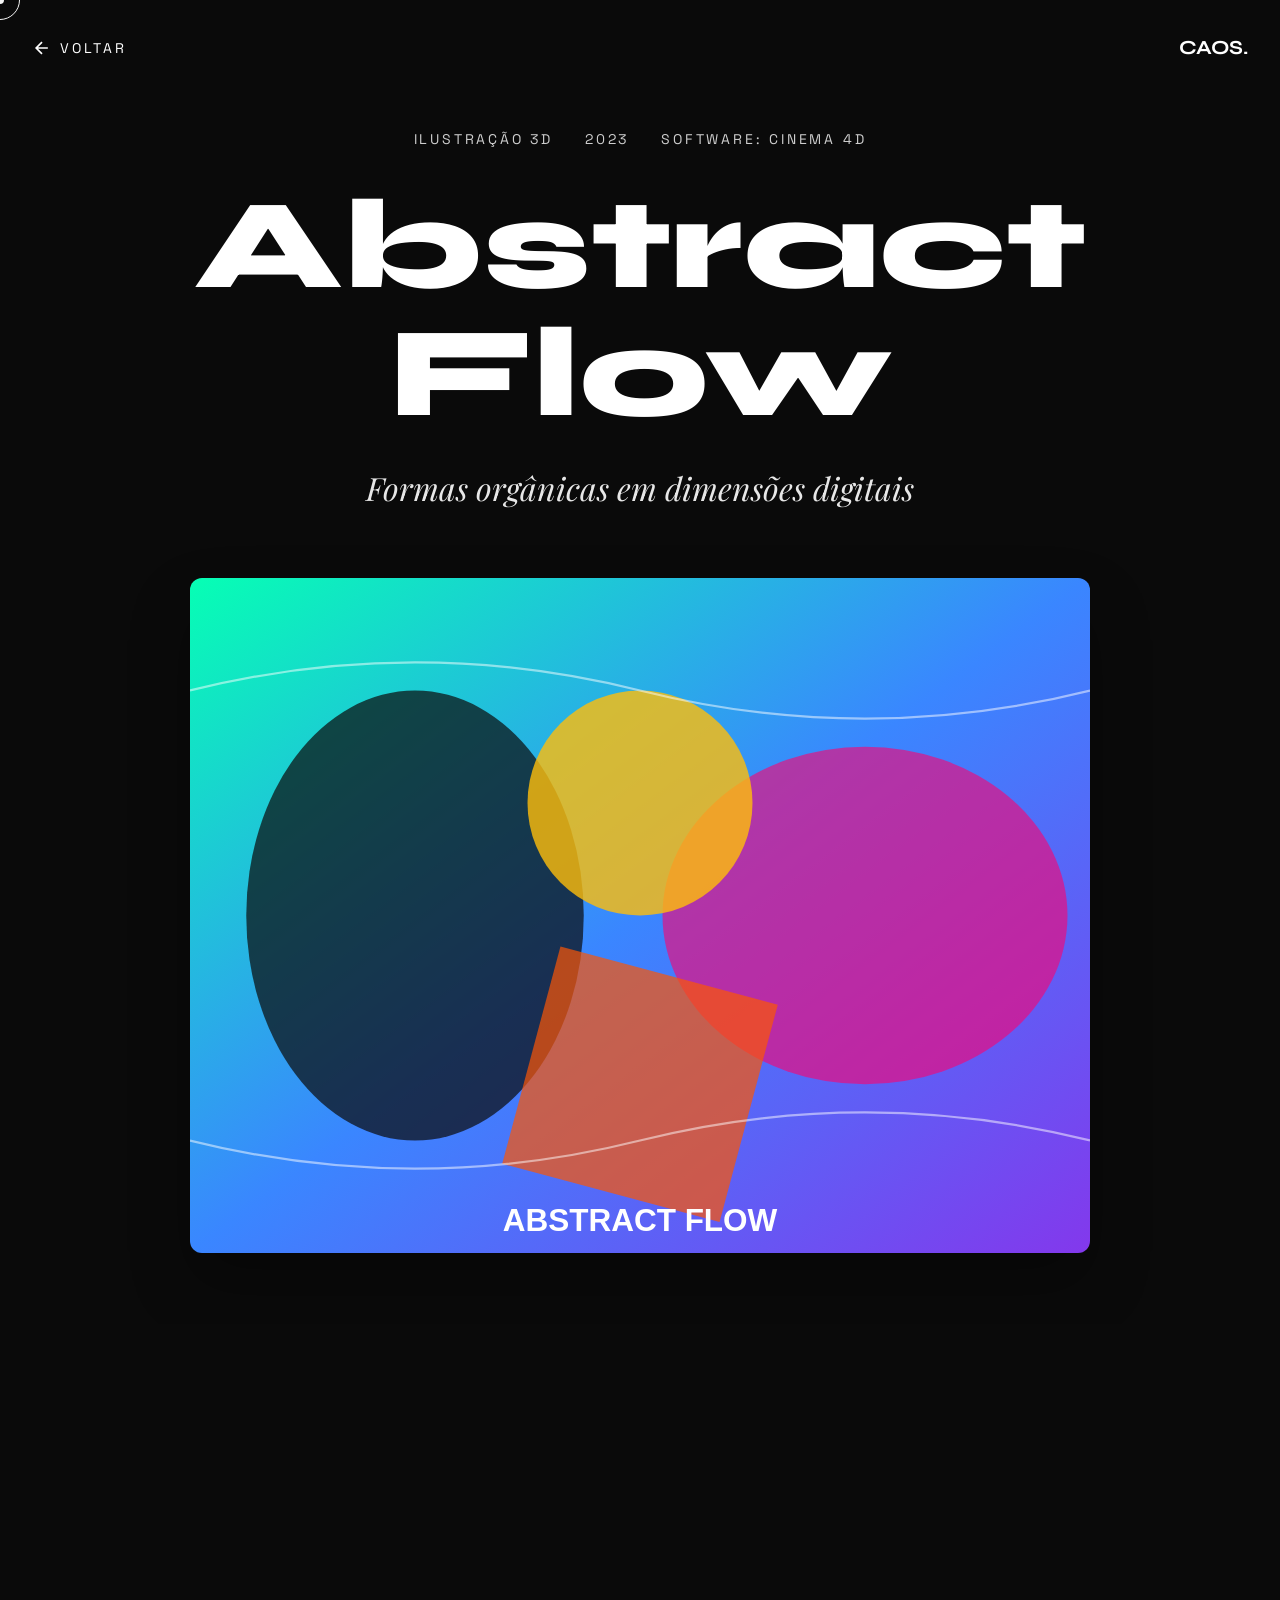
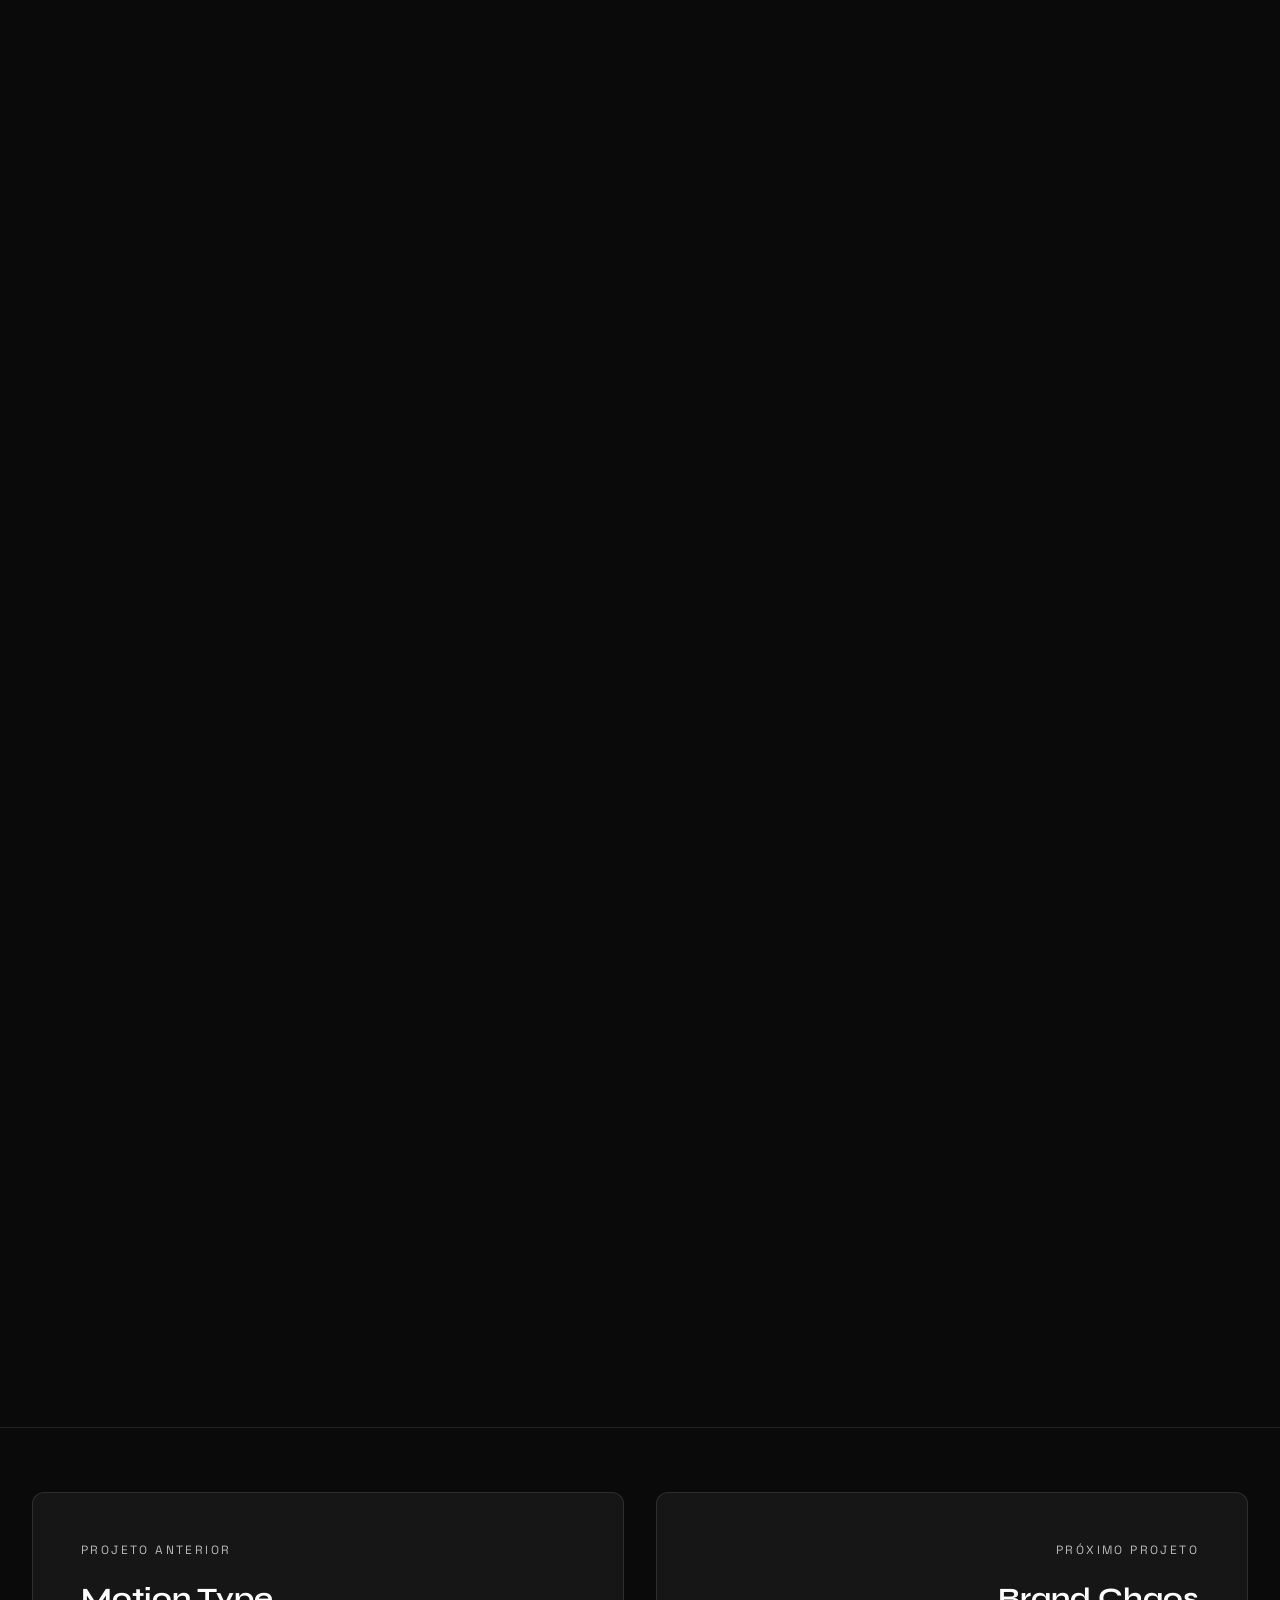
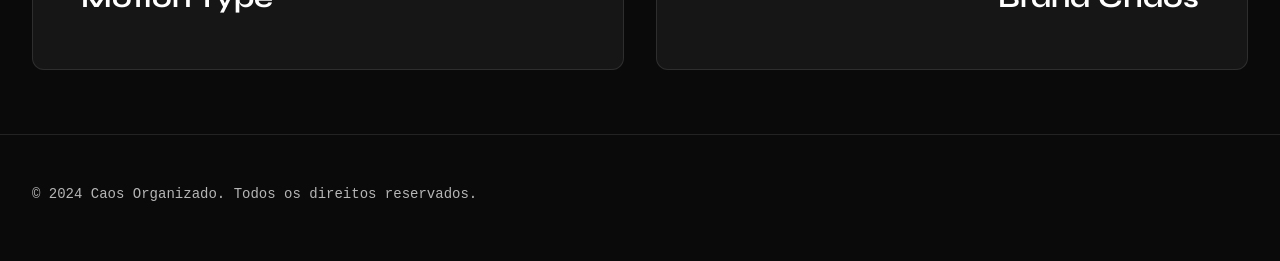
<file: projects/projeto4.html>
<!DOCTYPE html>
<html lang="pt-BR">
<head>
    <meta charset="UTF-8">
    <meta name="viewport" content="width=device-width, initial-scale=1.0">
    <title>Abstract Flow - Portfolio Criativo</title>
    <link rel="preconnect" href="https://fonts.googleapis.com">
    <link rel="preconnect" href="https://fonts.gstatic.com" crossorigin>
    <link href="https://fonts.googleapis.com/css2?family=Playfair+Display:ital,wght@0,400;0,700;0,900;1,400&family=Space+Grotesk:wght@300;400;500;700&family=Syne:wght@400;700;800&display=swap" rel="stylesheet">
    <link rel="stylesheet" href="../css/style.css">
    <link rel="stylesheet" href="../css/project.css">
</head>
<body class="project-page project-4">
    <div class="custom-cursor">
        <div class="cursor-dot"></div>
        <div class="cursor-outline"></div>
    </div>

    <nav class="project-nav">
        <a href="../index.html#work" class="back-link">
            <svg viewBox="0 0 24 24" fill="none" stroke="currentColor" stroke-width="2">
                <path d="M19 12H5M12 19l-7-7 7-7"/>
            </svg>
            Voltar
        </a>
        <a href="../index.html" class="project-nav-logo">CAOS.</a>
    </nav>

    <header class="project-header project-header--variant-4">
        <div class="project-header-content">
            <div class="project-meta">
                <span class="project-meta-item">Ilustração 3D</span>
                <span class="project-meta-item">2023</span>
                <span class="project-meta-item">Software: Cinema 4D</span>
            </div>
            <h1 class="project-header-title">Abstract Flow</h1>
            <p class="project-header-subtitle">Formas orgânicas em dimensões digitais</p>
            
            <div class="project-header-image">
                <img src="../assets/images/projeto4-static.svg" alt="Abstract Flow 3D">
            </div>
        </div>
    </header>

    <main class="project-content">
        <section class="project-section project-section--split">
            <div class="project-section-text">
                <h2 class="project-section-title">Explorando o Orgânico Digital</h2>
                <p>Abstract Flow é uma série de ilustrações 3D que exploram a interseção entre formas orgânicas e geometria digital. Cada peça representa um estado de fluxo contínuo, onde o sólido se torna líquido e o definido se dissolve em abstração.</p>
            </div>
            <div class="project-section-visual">
                <img src="../assets/images/projeto4-static.svg" alt="3D Render" style="width: 100%; border-radius: 12px;">
            </div>
        </section>

        <section class="project-section project-section--gallery">
            <img src="../assets/images/projeto4-static.svg" alt="Render 1">
            <img src="../assets/images/projeto4-static.svg" alt="Render 2">
            <img src="../assets/images/projeto4-static.svg" alt="Render 3">
            <img src="../assets/images/projeto4-static.svg" alt="Render 4">
            <img src="../assets/images/projeto4-static.svg" alt="Render 5">
            <img src="../assets/images/projeto4-static.svg" alt="Render 6">
        </section>

        <section class="project-section">
            <div class="project-quote">
                <blockquote>
                    "A forma é apenas um momento temporário em um processo contínuo de transformação."
                </blockquote>
                <cite>— Conceito do Projeto</cite>
            </div>
        </section>
    </main>

    <nav class="project-navigation">
        <div class="project-nav-grid">
            <a href="projeto3.html" class="project-nav-item project-nav-item--prev">
                <span class="project-nav-label">Projeto Anterior</span>
                <span class="project-nav-title">Motion Type</span>
            </a>
            <a href="projeto5.html" class="project-nav-item project-nav-item--next">
                <span class="project-nav-label">Próximo Projeto</span>
                <span class="project-nav-title">Brand Chaos</span>
            </a>
        </div>
    </nav>

    <footer class="project-footer">
        <div class="project-footer-content">
            <p class="footer-text">© 2024 Caos Organizado. Todos os direitos reservados.</p>
        </div>
    </footer>

    <script src="../js/main.js"></script>
</body>
</html>
</file>
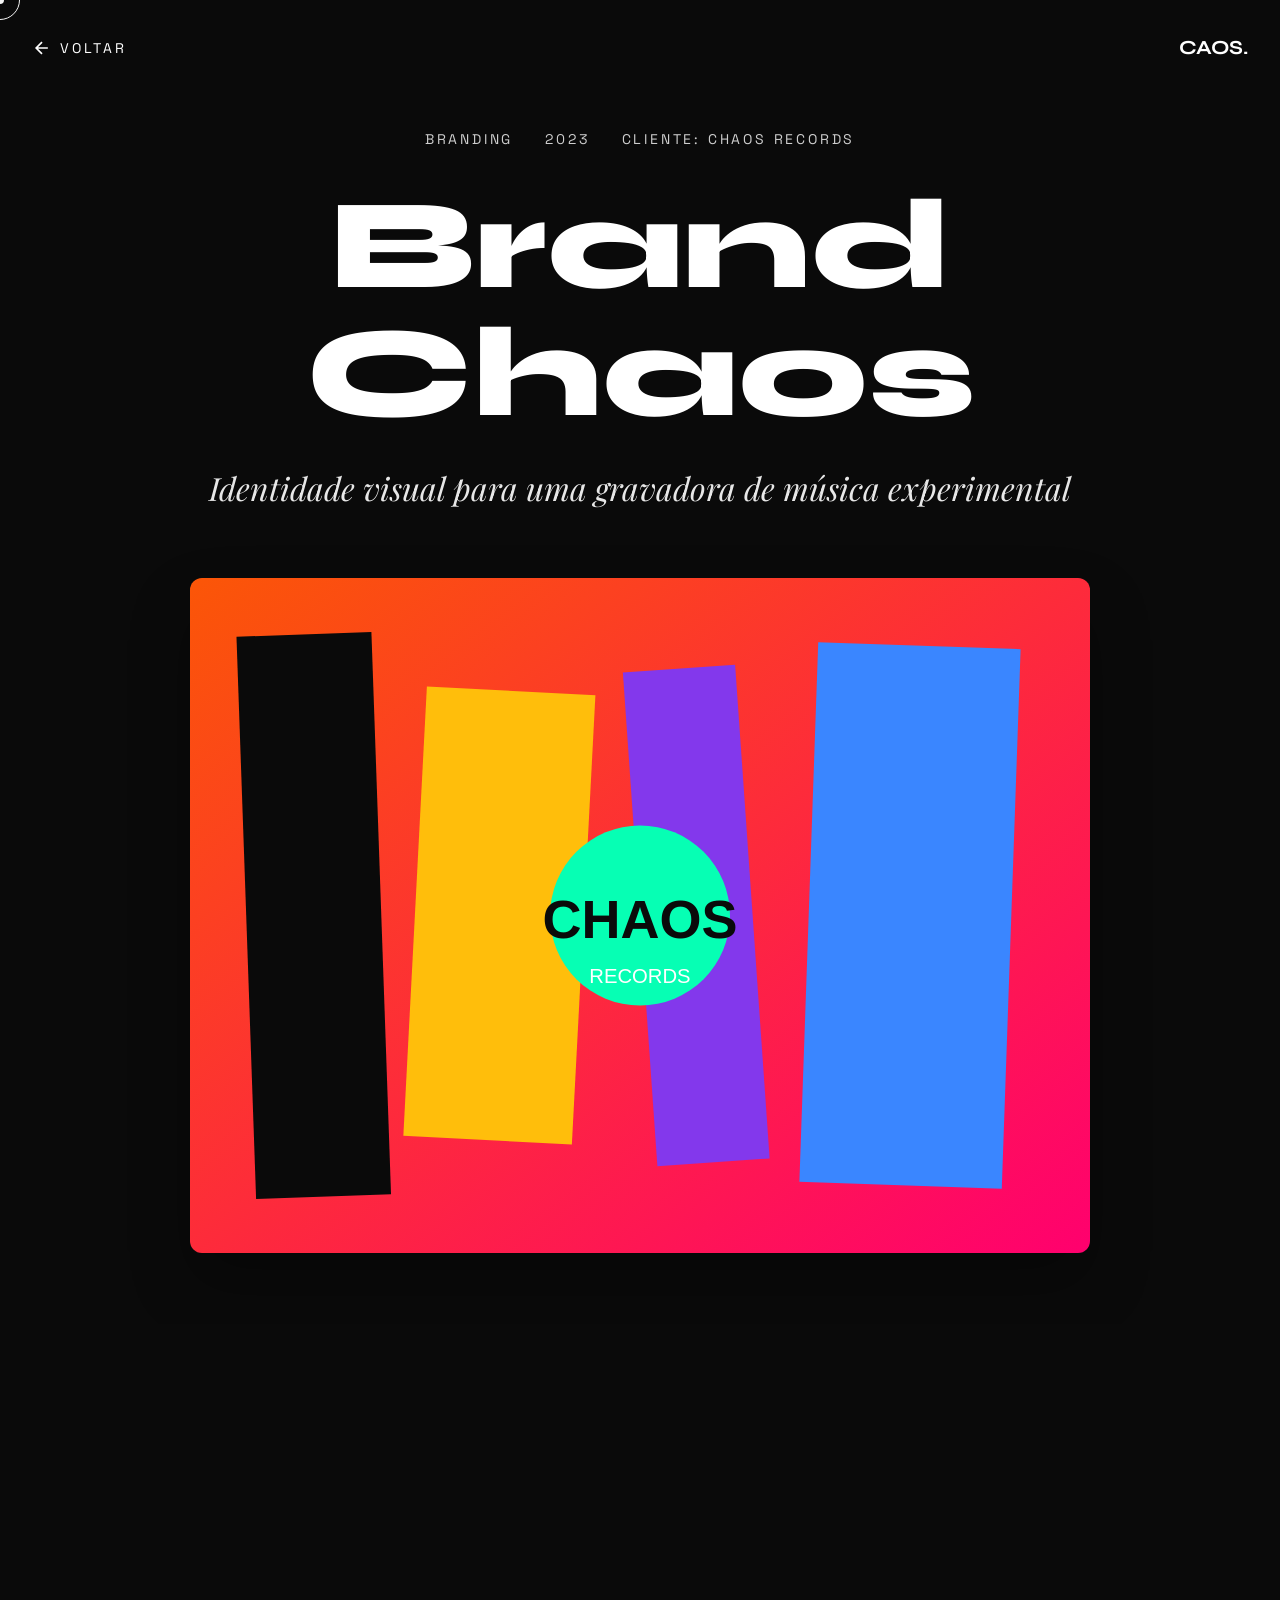
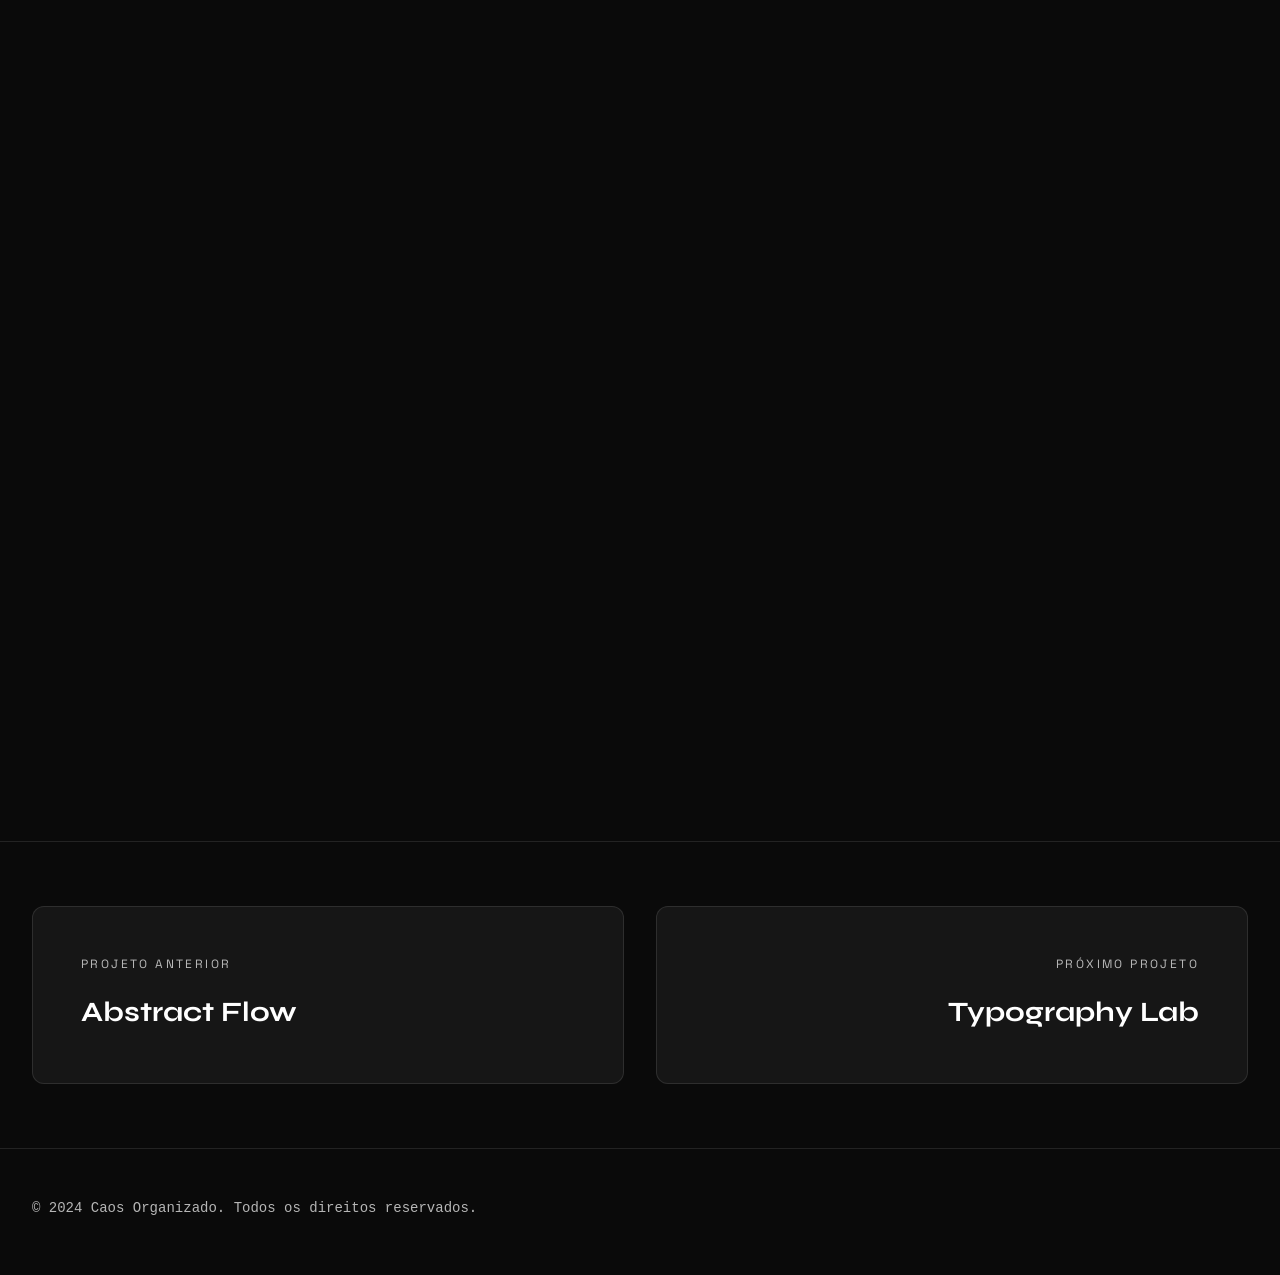
<file: projects/projeto5.html>
<!DOCTYPE html>
<html lang="pt-BR">
<head>
    <meta charset="UTF-8">
    <meta name="viewport" content="width=device-width, initial-scale=1.0">
    <title>Brand Chaos - Portfolio Criativo</title>
    <link rel="preconnect" href="https://fonts.googleapis.com">
    <link rel="preconnect" href="https://fonts.gstatic.com" crossorigin>
    <link href="https://fonts.googleapis.com/css2?family=Playfair+Display:ital,wght@0,400;0,700;0,900;1,400&family=Space+Grotesk:wght@300;400;500;700&family=Syne:wght@400;700;800&display=swap" rel="stylesheet">
    <link rel="stylesheet" href="../css/style.css">
    <link rel="stylesheet" href="../css/project.css">
</head>
<body class="project-page project-5">
    <div class="custom-cursor">
        <div class="cursor-dot"></div>
        <div class="cursor-outline"></div>
    </div>

    <nav class="project-nav">
        <a href="../index.html#work" class="back-link">
            <svg viewBox="0 0 24 24" fill="none" stroke="currentColor" stroke-width="2">
                <path d="M19 12H5M12 19l-7-7 7-7"/>
            </svg>
            Voltar
        </a>
        <a href="../index.html" class="project-nav-logo">CAOS.</a>
    </nav>

    <header class="project-header project-header--variant-5">
        <div class="project-header-content">
            <div class="project-meta">
                <span class="project-meta-item">Branding</span>
                <span class="project-meta-item">2023</span>
                <span class="project-meta-item">Cliente: Chaos Records</span>
            </div>
            <h1 class="project-header-title">Brand Chaos</h1>
            <p class="project-header-subtitle">Identidade visual para uma gravadora de música experimental</p>
            
            <div class="project-header-image">
                <img src="../assets/images/projeto5-static.svg" alt="Brand Chaos Identity">
            </div>
        </div>
    </header>

    <main class="project-content">
        <section class="project-section project-section--text">
            <h2 class="project-section-title">O Caos como Identidade</h2>
            <div class="project-section-text">
                <p>A Chaos Records é uma gravadora independente dedicada a música experimental e artística. Precisavam de uma identidade que refletisse sua abordagem não-convencional e seu compromisso com a inovação sonora.</p>
                <p>A solução foi criar um sistema visual que abraça o caos controlado - onde elementos aparentemente aleatórios se combinam para formar uma identidade coesa e memorável.</p>
            </div>
        </section>

        <section class="project-section project-section--fullwidth">
            <img src="../assets/images/projeto5-static.svg" alt="Brand Applications">
        </section>

        <section class="project-section project-section--split project-section--split-reverse">
            <div class="project-section-text">
                <h3 class="project-section-title">Elementos do Sistema</h3>
                <p>O sistema visual inclui um logotipo dinâmico que muda de forma, uma paleta de cores vibrantes que nunca se repete da mesma maneira, e uma tipografia customizada que parece dançar no espaço.</p>
            </div>
            <div class="project-section-visual">
                <img src="../assets/images/projeto5-static.svg" alt="Logo System" style="width: 100%; border-radius: 12px;">
            </div>
        </section>

        <section class="project-section project-section--gallery">
            <img src="../assets/images/projeto5-static.svg" alt="Vinyl 1">
            <img src="../assets/images/projeto5-static.svg" alt="Vinyl 2">
            <img src="../assets/images/projeto5-static.svg" alt="Poster">
            <img src="../assets/images/projeto5-static.svg" alt="Merch">
        </section>
    </main>

    <nav class="project-navigation">
        <div class="project-nav-grid">
            <a href="projeto4.html" class="project-nav-item project-nav-item--prev">
                <span class="project-nav-label">Projeto Anterior</span>
                <span class="project-nav-title">Abstract Flow</span>
            </a>
            <a href="projeto6.html" class="project-nav-item project-nav-item--next">
                <span class="project-nav-label">Próximo Projeto</span>
                <span class="project-nav-title">Typography Lab</span>
            </a>
        </div>
    </nav>

    <footer class="project-footer">
        <div class="project-footer-content">
            <p class="footer-text">© 2024 Caos Organizado. Todos os direitos reservados.</p>
        </div>
    </footer>

    <script src="../js/main.js"></script>
</body>
</html>
</file>
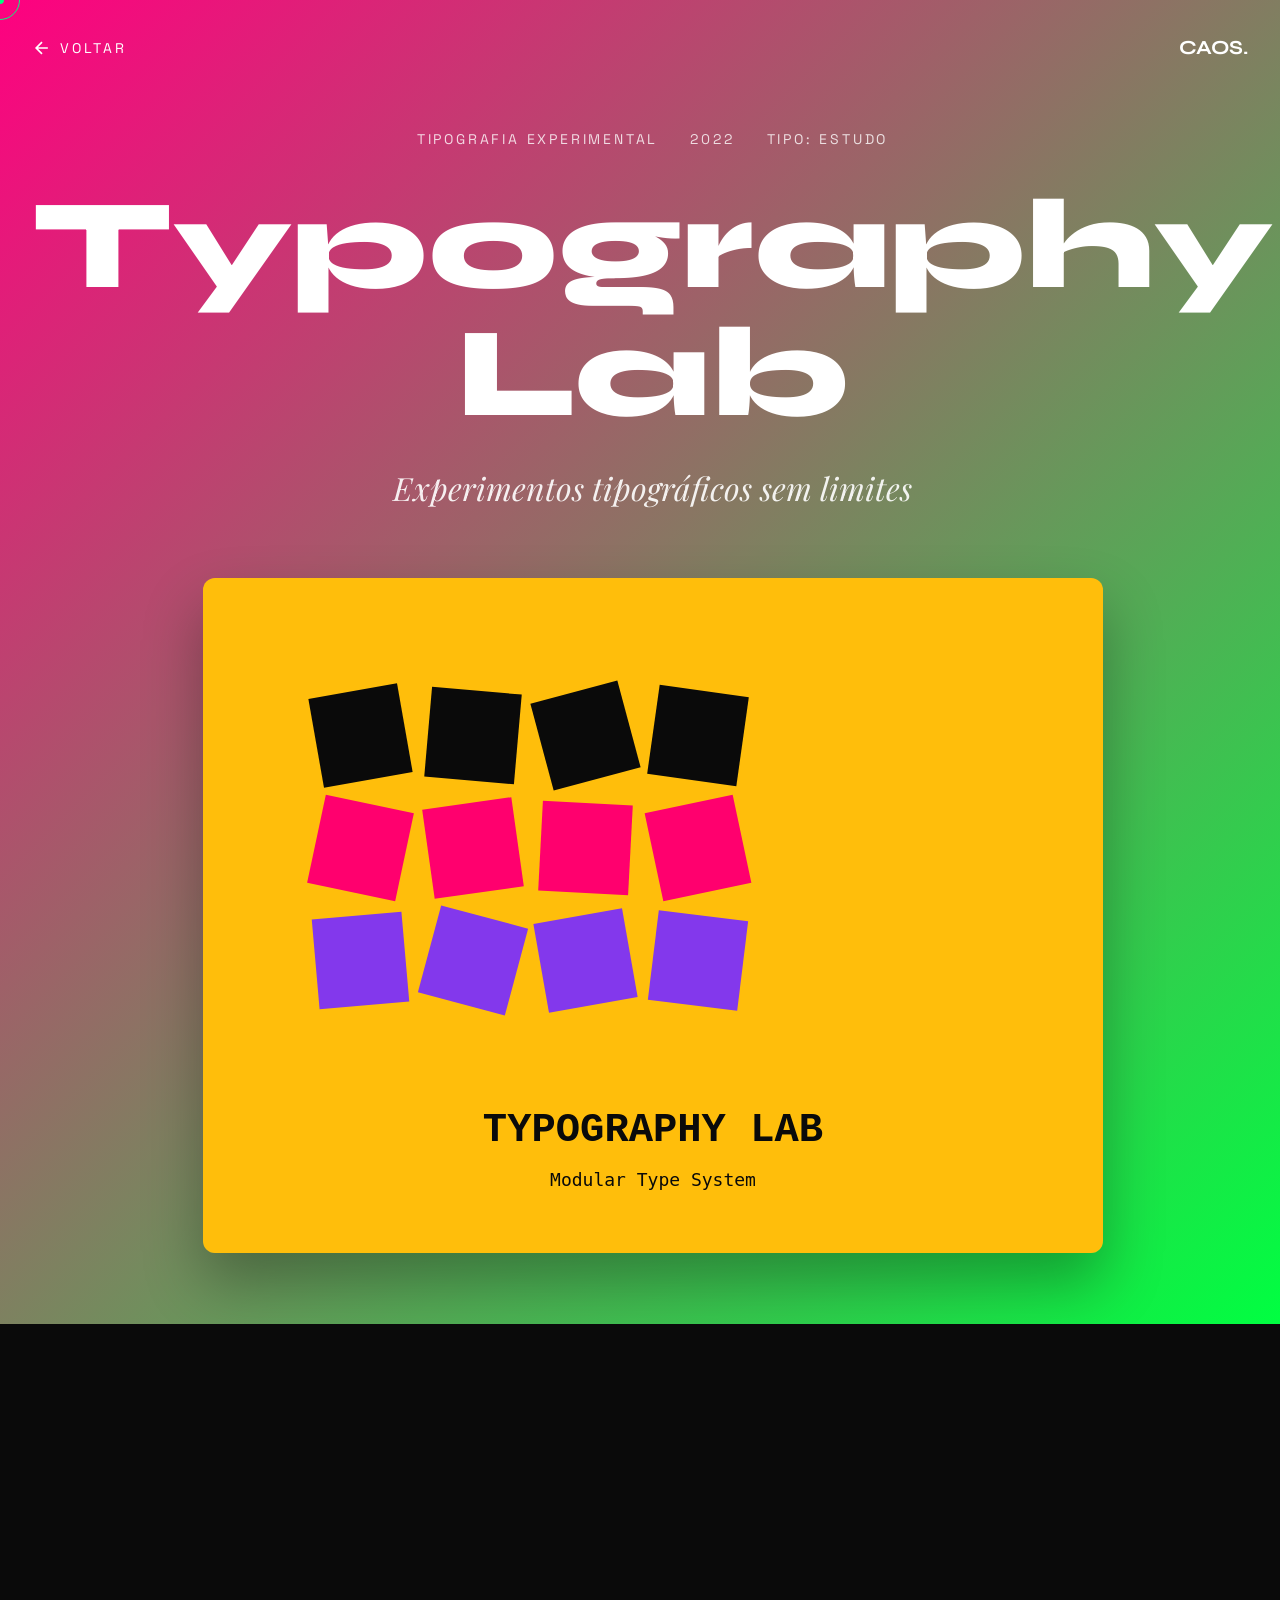
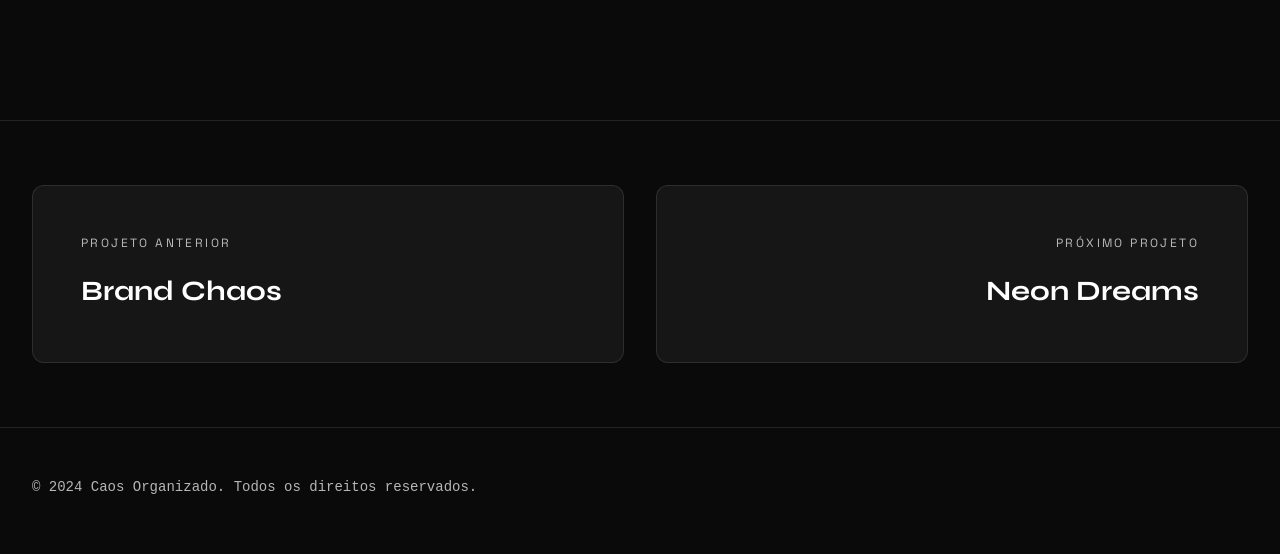
<file: projects/projeto6.html>
<!DOCTYPE html>
<html lang="pt-BR">
<head>
    <meta charset="UTF-8">
    <meta name="viewport" content="width=device-width, initial-scale=1.0">
    <title>Typography Lab - Portfolio Criativo</title>
    <link rel="preconnect" href="https://fonts.googleapis.com">
    <link rel="preconnect" href="https://fonts.gstatic.com" crossorigin>
    <link href="https://fonts.googleapis.com/css2?family=Playfair+Display:ital,wght@0,400;0,700;0,900;1,400&family=Space+Grotesk:wght@300;400;500;700&family=Syne:wght@400;700;800&display=swap" rel="stylesheet">
    <link rel="stylesheet" href="../css/style.css">
    <link rel="stylesheet" href="../css/project.css">
</head>
<body class="project-page project-6">
    <div class="custom-cursor">
        <div class="cursor-dot"></div>
        <div class="cursor-outline"></div>
    </div>

    <nav class="project-nav">
        <a href="../index.html#work" class="back-link">
            <svg viewBox="0 0 24 24" fill="none" stroke="currentColor" stroke-width="2">
                <path d="M19 12H5M12 19l-7-7 7-7"/>
            </svg>
            Voltar
        </a>
        <a href="../index.html" class="project-nav-logo">CAOS.</a>
    </nav>

    <header class="project-header project-header--variant-6">
        <div class="project-header-content">
            <div class="project-meta">
                <span class="project-meta-item">Tipografia Experimental</span>
                <span class="project-meta-item">2022</span>
                <span class="project-meta-item">Tipo: Estudo</span>
            </div>
            <h1 class="project-header-title">Typography Lab</h1>
            <p class="project-header-subtitle">Experimentos tipográficos sem limites</p>
            
            <div class="project-header-image">
                <img src="../assets/images/projeto6-static.svg" alt="Typography Lab">
            </div>
        </div>
    </header>

    <main class="project-content">
        <section class="project-section project-section--text">
            <h2 class="project-section-title">O Laboratório de Letras</h2>
            <div class="project-section-text">
                <p>Typography Lab é uma série de experimentos tipográficos que desafiam as convenções tradicionais do design de tipos. Cada experimento explora um conceito diferente: distorção, modularidade, interatividade, e expressão emocional através da forma.</p>
                <p>O projeto nasceu de uma pergunta simples: "O que acontece quando deixamos de lado as regras?" A resposta foi uma jornada fascinante através de territórios tipográficos inexplorados.</p>
            </div>
        </section>

        <section class="project-section project-section--gallery">
            <img src="../assets/images/projeto6-static.svg" alt="Type Experiment 1">
            <img src="../assets/images/projeto6-static.svg" alt="Type Experiment 2">
            <img src="../assets/images/projeto6-static.svg" alt="Type Experiment 3">
            <img src="../assets/images/projeto6-static.svg" alt="Type Experiment 4">
            <img src="../assets/images/projeto6-static.svg" alt="Type Experiment 5">
            <img src="../assets/images/projeto6-static.svg" alt="Type Experiment 6">
        </section>

        <section class="project-section project-section--split">
            <div class="project-section-visual">
                <img src="../assets/images/projeto6-static.svg" alt="Modular System" style="width: 100%; border-radius: 12px;">
            </div>
            <div class="project-section-text">
                <h3 class="project-section-title">Sistema Modular</h3>
                <p>Um dos experimentos mais interessantes foi a criação de um sistema tipográfico modular onde cada letra é construída a partir de componentes básicos que podem ser rearranjados infinitamente.</p>
                <p>Este sistema permite criar variações ilimitadas enquanto mantém uma coerência visual fundamental.</p>
            </div>
        </section>

        <section class="project-section">
            <div class="project-info-grid">
                <div class="project-info-item">
                    <div class="project-info-label">Experimentos</div>
                    <div class="project-info-value">24</div>
                </div>
                <div class="project-info-item">
                    <div class="project-info-label">Famílias</div>
                    <div class="project-info-value">6</div>
                </div>
                <div class="project-info-item">
                    <div class="project-info-label">Exposições</div>
                    <div class="project-info-value">3</div>
                </div>
                <div class="project-info-item">
                    <div class="project-info-label">Publicação</div>
                    <div class="project-info-value">2023</div>
                </div>
            </div>
        </section>
    </main>

    <nav class="project-navigation">
        <div class="project-nav-grid">
            <a href="projeto5.html" class="project-nav-item project-nav-item--prev">
                <span class="project-nav-label">Projeto Anterior</span>
                <span class="project-nav-title">Brand Chaos</span>
            </a>
            <a href="projeto1.html" class="project-nav-item project-nav-item--next">
                <span class="project-nav-label">Próximo Projeto</span>
                <span class="project-nav-title">Neon Dreams</span>
            </a>
        </div>
    </nav>

    <footer class="project-footer">
        <div class="project-footer-content">
            <p class="footer-text">© 2024 Caos Organizado. Todos os direitos reservados.</p>
        </div>
    </footer>

    <script src="../js/main.js"></script>
</body>
</html>
</file>
<file: css/style.css>
/* ============================================
   KAUAN MONTEIRO - DATA ENGINEER PORTFOLIO
   Cyber-Brutalista Aesthetic
   ============================================ */

/* Reset e Base */
*, *::before, *::after {
    box-sizing: border-box;
    margin: 0;
    padding: 0;
}

:root {
    /* Paleta Cyber-Brutalista */
    --cyber-neon: #00FF41;
    --cyber-pink: #FF0080;
    --cyber-cyan: #00FFFF;
    --cyber-red: #FF0040;
    --cyber-yellow: #FFFF00;
    --cyber-purple: #BF00FF;
    
    /* Cores Principais */
    --color-primary: #00FF41;
    --color-secondary: #FF0080;
    --color-tertiary: #00FFFF;
    --color-quaternary: #FFBE0B;
    --color-quinary: #3A86FF;
    
    /* Fundos */
    --bg-1: #0A0A0A;
    --bg-2: #0D1117;
    --bg-3: #161B22;
    --bg-about: #1a1a2e;
    
    /* Texto */
    --text-light: #FFFFFF;
    --text-dark: #0A0A0A;
    --text-muted: rgba(255, 255, 255, 0.7);
    --text-code: #E6EDF3;
    
    /* Fontes */
    --font-display: 'Syne', sans-serif;
    --font-serif: 'Playfair Display', serif;
    --font-body: 'Space Grotesk', sans-serif;
    --font-mono: 'JetBrains Mono', 'Fira Code', monospace;
    
    /* Transições */
    --transition-fast: 0.2s ease;
    --transition-medium: 0.4s cubic-bezier(0.16, 1, 0.3, 1);
    --transition-slow: 0.8s cubic-bezier(0.16, 1, 0.3, 1);
}

html {
    scroll-behavior: smooth;
    font-size: 16px;
}

body {
    font-family: var(--font-body);
    background-color: var(--bg-1);
    color: var(--text-light);
    line-height: 1.6;
    overflow-x: hidden;
    cursor: none;
}

/* GARANTIR VISIBILIDADE GERAL */
section, div, p, h1, h2, h3, span, a {
    opacity: 1;
    visibility: visible;
}

/* ============================================
   EFEITOS CYBER-BRUTALISTAS
   ============================================ */

/* Ruído Digital */
.noise-overlay {
    position: fixed;
    top: 0;
    left: 0;
    width: 100%;
    height: 100%;
    pointer-events: none;
    z-index: 9998;
    opacity: 0.03;
    background-image: url("data:image/svg+xml,%3Csvg viewBox='0 0 200 200' xmlns='http://www.w3.org/2000/svg'%3E%3Cfilter id='noiseFilter'%3E%3CfeTurbulence type='fractalNoise' baseFrequency='0.9' numOctaves='4' stitchTiles='stitch'/%3E%3C/filter%3E%3Crect width='100%25' height='100%25' filter='url(%23noiseFilter)'/%3E%3C/svg%3E");
}

/* Scanlines */
.scanlines {
    position: fixed;
    top: 0;
    left: 0;
    width: 100%;
    height: 100%;
    background: linear-gradient(
        to bottom,
        rgba(255,255,255,0),
        rgba(255,255,255,0) 50%,
        rgba(0,0,0,0.1) 50%,
        rgba(0,0,0,0.1)
    );
    background-size: 100% 4px;
    pointer-events: none;
    z-index: 9997;
    opacity: 0.3;
}

/* Cursor Personalizado */
.custom-cursor {
    position: fixed;
    top: 0;
    left: 0;
    pointer-events: none;
    z-index: 9999;
    mix-blend-mode: difference;
}

.cursor-dot {
    width: 8px;
    height: 8px;
    background-color: white;
    border-radius: 50%;
    position: fixed;
    transform: translate(-50%, -50%);
    transition: width 0.2s, height 0.2s;
}

.cursor-outline {
    width: 40px;
    height: 40px;
    border: 1px solid white;
    border-radius: 50%;
    position: fixed;
    transform: translate(-50%, -50%);
    transition: all 0.15s ease-out;
}

.custom-cursor.hover .cursor-dot {
    width: 12px;
    height: 12px;
}

.custom-cursor.hover .cursor-outline {
    width: 60px;
    height: 60px;
    background-color: rgba(255, 255, 255, 0.1);
}

/* Esconder cursor em dispositivos touch */
@media (pointer: coarse) {
    .custom-cursor {
        display: none;
    }
    body {
        cursor: auto;
    }
}

/* ============================================
   NAVEGAÇÃO OVERLAY
   ============================================ */

.menu-toggle {
    position: fixed;
    top: 2rem;
    right: 2rem;
    z-index: 1000;
    background: transparent;
    border: none;
    cursor: pointer;
    width: 48px;
    height: 48px;
    display: flex;
    flex-direction: column;
    justify-content: center;
    align-items: center;
    gap: 8px;
    mix-blend-mode: difference;
}

.hamburger-line {
    width: 32px;
    height: 2px;
    background: white;
    transition: all var(--transition-fast);
}

.menu-toggle.active .hamburger-line:nth-child(1) {
    transform: rotate(45deg) translate(5px, 5px);
}

.menu-toggle.active .hamburger-line:nth-child(2) {
    opacity: 0;
}

.menu-toggle.active .hamburger-line:nth-child(3) {
    transform: rotate(-45deg) translate(7px, -6px);
}

.nav-overlay {
    position: fixed;
    top: 0;
    left: 0;
    width: 100%;
    height: 100%;
    background: var(--bg-1);
    z-index: 999;
    display: flex;
    align-items: center;
    justify-content: center;
    opacity: 0;
    visibility: hidden;
    transition: all var(--transition-medium);
}

.nav-overlay.active {
    opacity: 1;
    visibility: visible;
}

.nav-links {
    list-style: none;
    text-align: center;
}

.nav-links li {
    margin: 2rem 0;
    overflow: hidden;
}

.nav-link {
    font-family: var(--font-display);
    font-size: clamp(3rem, 10vw, 6rem);
    font-weight: 800;
    color: var(--text-light);
    text-decoration: none;
    display: inline-block;
    transition: all var(--transition-fast);
    position: relative;
}

.nav-link::before {
    content: attr(data-text);
    position: absolute;
    top: 0;
    left: 0;
    width: 100%;
    height: 100%;
    color: var(--cyber-neon);
    clip-path: polygon(0 0, 0 0, 0 100%, 0 100%);
    transition: clip-path var(--transition-fast);
}

.nav-link:hover::before {
    clip-path: polygon(0 0, 100% 0, 100% 100%, 0 100%);
}

.nav-link:hover {
    transform: skewX(-5deg);
    color: var(--cyber-neon);
}

.nav-footer {
    position: absolute;
    bottom: 2rem;
    left: 50%;
    transform: translateX(-50%);
    text-align: center;
    font-family: var(--font-mono);
    font-size: 0.875rem;
    color: var(--text-muted);
}

/* ============================================
   HERO SECTION
   ============================================ */

.hero {
    min-height: 100vh;
    display: flex;
    align-items: center;
    justify-content: center;
    position: relative;
    overflow: hidden;
    padding: 2rem;
}

.hero-bg-shapes {
    position: absolute;
    top: 0;
    left: 0;
    width: 100%;
    height: 100%;
    pointer-events: none;
    z-index: 0;
}

.shape {
    position: absolute;
    border-radius: 50%;
    filter: blur(60px);
    opacity: 0.5;
    animation: float 8s ease-in-out infinite;
}

.shape-1 {
    width: 400px;
    height: 400px;
    background: var(--cyber-neon);
    top: -100px;
    right: -100px;
    animation-delay: 0s;
}

.shape-2 {
    width: 300px;
    height: 300px;
    background: var(--cyber-pink);
    bottom: -50px;
    left: -50px;
    animation-delay: 2s;
}

.shape-3 {
    width: 200px;
    height: 200px;
    background: var(--cyber-cyan);
    top: 50%;
    left: 30%;
    animation-delay: 4s;
}

.shape-4 {
    width: 150px;
    height: 150px;
    background: var(--cyber-purple);
    top: 20%;
    right: 20%;
    animation-delay: 6s;
}

@keyframes float {
    0%, 100% { transform: translateY(0) scale(1); }
    50% { transform: translateY(-20px) scale(1.05); }
}

.hero-content {
    text-align: center;
    position: relative;
    z-index: 1;
    max-width: 900px;
}

.hero-title {
    font-family: var(--font-display);
    font-size: clamp(3rem, 12vw, 8rem);
    font-weight: 800;
    line-height: 0.9;
    margin-bottom: 2rem;
}

.title-line {
    display: block;
}

.title-line--italic {
    font-family: var(--font-serif);
    font-style: italic;
    color: var(--cyber-cyan);
}

/* Glitch Effect */
.glitch-text {
    position: relative;
}

.glitch-text::before,
.glitch-text::after {
    content: attr(data-text);
    position: absolute;
    top: 0;
    left: 0;
    width: 100%;
    height: 100%;
}

.glitch-text::before {
    left: 2px;
    text-shadow: -2px 0 var(--cyber-red);
    clip: rect(24px, 550px, 90px, 0);
    animation: glitch-anim-1 2s infinite linear alternate-reverse;
}

.glitch-text::after {
    left: -2px;
    text-shadow: -2px 0 var(--cyber-cyan);
    clip: rect(85px, 550px, 140px, 0);
    animation: glitch-anim-2 2s infinite linear alternate-reverse;
}

@keyframes glitch-anim-1 {
    0% { clip: rect(20px, 9999px, 15px, 0); }
    20% { clip: rect(90px, 9999px, 95px, 0); }
    40% { clip: rect(10px, 9999px, 60px, 0); }
    60% { clip: rect(70px, 9999px, 80px, 0); }
    80% { clip: rect(30px, 9999px, 40px, 0); }
    100% { clip: rect(50px, 9999px, 20px, 0); }
}

@keyframes glitch-anim-2 {
    0% { clip: rect(60px, 9999px, 70px, 0); }
    20% { clip: rect(10px, 9999px, 50px, 0); }
    40% { clip: rect(80px, 9999px, 90px, 0); }
    60% { clip: rect(30px, 9999px, 40px, 0); }
    80% { clip: rect(50px, 9999px, 60px, 0); }
    100% { clip: rect(20px, 9999px, 30px, 0); }
}

.hero-subtitle {
    font-family: var(--font-mono);
    font-size: clamp(0.875rem, 2vw, 1.125rem);
    color: var(--text-muted);
    max-width: 700px;
    margin: 0 auto 3rem;
    line-height: 1.8;
}

.highlight {
    color: var(--cyber-neon);
}

/* Terminal Cursor */
.terminal-cursor::after {
    content: '_';
    animation: blink 1s infinite;
    color: var(--cyber-neon);
}

@keyframes blink {
    0%, 50% { opacity: 1; }
    51%, 100% { opacity: 0; }
}

.hero-scroll {
    position: absolute;
    bottom: 3rem;
    left: 50%;
    transform: translateX(-50%);
    display: flex;
    flex-direction: column;
    align-items: center;
    gap: 1rem;
}

.scroll-text {
    font-family: var(--font-mono);
    font-size: 0.75rem;
    letter-spacing: 0.2em;
    text-transform: uppercase;
    color: var(--text-muted);
}

.scroll-arrow {
    width: 24px;
    height: 24px;
    animation: bounce 2s infinite;
    color: var(--cyber-neon);
}

@keyframes bounce {
    0%, 20%, 50%, 80%, 100% { transform: translateY(0); }
    40% { transform: translateY(-10px); }
    60% { transform: translateY(-5px); }
}

/* ============================================
   MARQUEE CYBER
   ============================================ */

.marquee-cyber {
    background: var(--bg-2);
    border-top: 2px solid var(--cyber-neon);
    border-bottom: 2px solid var(--cyber-neon);
    padding: 1rem 0;
    overflow: hidden;
    position: relative;
}

.marquee-cyber::before,
.marquee-cyber::after {
    content: '';
    position: absolute;
    top: 0;
    width: 100px;
    height: 100%;
    z-index: 2;
}

.marquee-cyber::before {
    left: 0;
    background: linear-gradient(to right, var(--bg-2), transparent);
}

.marquee-cyber::after {
    right: 0;
    background: linear-gradient(to left, var(--bg-2), transparent);
}

.marquee-content-cyber {
    display: flex;
    animation: marquee-cyber 20s linear infinite;
    gap: 4rem;
}

.marquee-content-cyber span {
    font-family: var(--font-mono);
    font-size: clamp(1rem, 2vw, 1.25rem);
    color: var(--cyber-neon);
    text-transform: uppercase;
    letter-spacing: 0.2em;
    white-space: nowrap;
    text-shadow: 0 0 10px var(--cyber-neon);
}

.marquee-content-cyber span.divider {
    color: var(--cyber-pink);
}

@keyframes marquee-cyber {
    0% { transform: translateX(0); }
    100% { transform: translateX(-50%); }
}

/* ============================================
   ABOUT / MANIFESTO SECTION
   ============================================ */

.about {
    padding: 8rem 2rem;
    background: var(--bg-about);
    position: relative;
    overflow: hidden;
}

.about-bg {
    position: absolute;
    top: 0;
    left: 0;
    width: 100%;
    height: 100%;
    background: 
        radial-gradient(circle at 20% 50%, rgba(0, 255, 65, 0.1) 0%, transparent 50%),
        radial-gradient(circle at 80% 80%, rgba(255, 0, 128, 0.1) 0%, transparent 50%);
    opacity: 0.5;
    pointer-events: none;
}

.about-content {
    max-width: 900px;
    margin: 0 auto;
    position: relative;
    z-index: 1;
}

.about-title {
    margin-bottom: 3rem;
    text-align: center;
}

.title-word {
    display: block;
    font-family: var(--font-display);
    font-size: clamp(2.5rem, 6vw, 4rem);
    font-weight: 800;
    color: var(--text-light);
}

.title-word.mono {
    font-family: var(--font-mono);
    color: var(--cyber-neon);
}

.manifesto-block {
    background: var(--bg-2);
    border-left: 4px solid var(--cyber-neon);
    padding: 3rem;
    margin: 3rem 0;
    position: relative;
}

.manifesto-block::before {
    content: '>';
    position: absolute;
    left: 1rem;
    top: 1rem;
    font-family: var(--font-mono);
    color: var(--cyber-neon);
    font-size: 1.25rem;
    animation: blink 1s infinite;
}

.manifesto-text {
    font-family: var(--font-mono);
    font-size: clamp(1rem, 2vw, 1.125rem);
    line-height: 2;
    color: var(--text-code);
    padding-left: 2rem;
}

.manifesto-text .highlight {
    color: var(--cyber-neon);
    background: rgba(0, 255, 65, 0.1);
    padding: 0.25rem 0.5rem;
}

.punchline {
    font-family: var(--font-display);
    font-size: clamp(1.5rem, 4vw, 2.5rem);
    font-weight: 800;
    text-align: center;
    padding: 3rem 2rem;
    color: var(--text-light);
    position: relative;
}

.punchline .mono {
    font-family: var(--font-mono);
    color: var(--cyber-neon);
}

.punchline .italic {
    font-family: var(--font-serif);
    font-style: italic;
    color: var(--cyber-pink);
}

/* Skills Section */
.skills-section {
    margin-top: 4rem;
    text-align: center;
}

.skills-title {
    font-family: var(--font-mono);
    font-size: 1rem;
    color: var(--text-muted);
    margin-bottom: 2rem;
    letter-spacing: 0.2em;
}

.skills-grid {
    display: flex;
    flex-wrap: wrap;
    justify-content: center;
    gap: 1rem;
}

.skill-tag {
    font-family: var(--font-mono);
    font-size: 0.875rem;
    color: var(--cyber-neon);
    border: 1px solid var(--cyber-neon);
    padding: 0.5rem 1rem;
    background: rgba(0, 255, 65, 0.05);
    transition: all var(--transition-fast);
}

.skill-tag:hover {
    background: var(--cyber-neon);
    color: var(--bg-1);
}

/* ============================================
   LINGUISTIC STACK SECTION
   ============================================ */

.linguistic-section {
    padding: 8rem 2rem;
    background: var(--bg-1);
    position: relative;
}

.section-header {
    text-align: center;
    margin-bottom: 4rem;
}

.section-title {
    font-family: var(--font-display);
    font-size: clamp(2rem, 6vw, 4rem);
    font-weight: 800;
    color: var(--text-light);
    margin-bottom: 1rem;
}

.section-subtitle {
    font-family: var(--font-mono);
    font-size: 1rem;
    color: var(--text-muted);
}

.linguistic-grid {
    display: grid;
    grid-template-columns: repeat(auto-fit, minmax(260px, 1fr));
    gap: 2rem;
    max-width: 1200px;
    margin: 0 auto;
}

.linguistic-card {
    background: var(--bg-2);
    border: 1px solid rgba(255, 255, 255, 0.1);
    padding: 2rem;
    position: relative;
    overflow: hidden;
    transition: all var(--transition-fast);
}

.linguistic-card::before {
    content: '';
    position: absolute;
    top: 0;
    left: 0;
    width: 4px;
    height: 100%;
    background: var(--cyber-neon);
    transform: scaleY(0);
    transition: transform var(--transition-fast);
}

.linguistic-card:hover::before {
    transform: scaleY(1);
}

.linguistic-card:hover {
    border-color: var(--cyber-neon);
    transform: translateX(10px);
}

.lang-header {
    display: flex;
    align-items: baseline;
    gap: 1rem;
    margin-bottom: 1.5rem;
}

.lang-code {
    font-family: var(--font-mono);
    font-size: 0.75rem;
    color: var(--cyber-cyan);
    background: rgba(0, 255, 255, 0.1);
    padding: 0.25rem 0.5rem;
    border-radius: 4px;
}

.lang-name {
    font-family: var(--font-display);
    font-size: 1.5rem;
    font-weight: 700;
    color: var(--text-light);
}

.level-bar {
    width: 100%;
    height: 8px;
    background: rgba(255, 255, 255, 0.1);
    border-radius: 4px;
    overflow: hidden;
    margin-bottom: 0.5rem;
}

.level-fill {
    height: 100%;
    background: linear-gradient(90deg, var(--cyber-neon), var(--cyber-cyan));
    transition: width 1s ease-out;
}

.level-text {
    font-family: var(--font-mono);
    font-size: 0.875rem;
    color: var(--cyber-neon);
}

.lang-desc {
    font-family: var(--font-mono);
    font-size: 0.875rem;
    color: var(--text-muted);
    line-height: 1.6;
    margin-top: 1rem;
}

.linguistic-footer {
    text-align: center;
    margin-top: 4rem;
    padding-top: 2rem;
    border-top: 1px solid rgba(255, 255, 255, 0.1);
}

.linguistic-footer .mono {
    font-family: var(--font-mono);
    font-size: 1rem;
    color: var(--text-muted);
}

/* ============================================
   PROJECTS SECTION
   ============================================ */

.work {
    padding: 8rem 2rem;
    background: var(--bg-1);
    position: relative;
}

.projects-grid {
    display: grid;
    grid-template-columns: repeat(auto-fit, minmax(320px, 1fr));
    gap: 2rem;
    max-width: 1400px;
    margin: 0 auto;
}

/* Layout alternativo para destacar projetos principais */
.projects-grid {
    display: grid;
    grid-template-columns: repeat(auto-fill, minmax(300px, 1fr));
    grid-auto-rows: minmax(280px, auto);
    gap: 2rem;
    max-width: 1400px;
    margin: 0 auto;
}

/* Cards grandes ocupam mais espaço */
.project-card--large {
    grid-column: span 2;
    grid-row: span 2;
}

@media (max-width: 1024px) {
    .project-card--large {
        grid-column: span 1;
        grid-row: span 1;
    }
}

.project-card {
    position: relative;
    overflow: hidden;
    cursor: pointer;
    text-decoration: none;
    color: var(--text-light);
    display: block;
    min-height: 280px;
}

.project-card--medium,
.project-card--small {
    /* Classes mantidas para compatibilidade - tamanho padrão */
    min-height: 280px;
}

.project-image-wrapper {
    position: relative;
    overflow: hidden;
    aspect-ratio: 4/3;
    background: var(--bg-2);
}

.project-card--large .project-image-wrapper {
    aspect-ratio: 16/10;
}

.project-image {
    width: 100%;
    height: 100%;
    object-fit: cover;
    transition: transform var(--transition-medium);
}

.project-card:hover .project-image {
    transform: scale(1.05);
}

.project-overlay {
    position: absolute;
    top: 0;
    left: 0;
    width: 100%;
    height: 100%;
    background: rgba(0, 0, 0, 0.7);
    display: flex;
    align-items: center;
    justify-content: center;
    opacity: 0;
    transition: opacity var(--transition-fast);
}

.project-card:hover .project-overlay {
    opacity: 1;
}

.view-project {
    font-family: var(--font-mono);
    font-size: 0.875rem;
    color: var(--cyber-neon);
    border: 2px solid var(--cyber-neon);
    padding: 1rem 2rem;
    text-transform: uppercase;
    letter-spacing: 0.1em;
}

.project-info {
    position: absolute;
    bottom: 0;
    left: 0;
    width: 100%;
    padding: 1.5rem;
    background: linear-gradient(transparent, rgba(0, 0, 0, 0.9));
}

.project-title {
    font-family: var(--font-display);
    font-size: clamp(1.25rem, 2vw, 1.75rem);
    font-weight: 700;
    margin-bottom: 0.5rem;
}

.project-category {
    font-family: var(--font-mono);
    font-size: 0.75rem;
    color: var(--text-muted);
    text-transform: uppercase;
}

.project-tags {
    display: flex;
    flex-wrap: wrap;
    gap: 0.5rem;
    margin-top: 0.75rem;
}

.project-tag {
    font-family: var(--font-mono);
    font-size: 0.625rem;
    color: var(--cyber-neon);
    border: 1px solid var(--cyber-neon);
    padding: 0.25rem 0.5rem;
    text-transform: uppercase;
}

.project-desc {
    font-family: var(--font-mono);
    font-size: 0.875rem;
    color: var(--text-muted);
    margin-top: 0.75rem;
    line-height: 1.5;
}

/* ============================================
   CONTACT SECTION - CORRIGIDO
   ============================================ */

.contact {
    padding: 8rem 2rem;
    background: var(--bg-1);
    position: relative;
    overflow: hidden;
    min-height: auto;
}

/* Texto decorativo de fundo - z-index baixo */
.contact-bg-text {
    position: absolute;
    top: 50%;
    left: 0;
    width: 100%;
    transform: translateY(-50%);
    display: flex;
    flex-direction: column;
    align-items: center;
    justify-content: center;
    gap: 2rem;
    z-index: 0;
    pointer-events: none;
    opacity: 0.03;
}

.contact-bg-text span {
    font-family: var(--font-display);
    font-size: clamp(4rem, 15vw, 12rem);
    font-weight: 800;
    color: var(--text-light);
    text-transform: uppercase;
    white-space: nowrap;
}

/* Conteúdo principal - z-index alto */
.contact-content {
    position: relative;
    z-index: 1;
    max-width: 800px;
    margin: 0 auto;
    text-align: center;
}

.contact-header {
    margin-bottom: 4rem;
}

.contact-title {
    font-family: var(--font-display);
    font-size: clamp(2.5rem, 8vw, 5rem);
    font-weight: 800;
    color: var(--text-light);
    margin-bottom: 1.5rem;
}

.contact-subtitle {
    font-family: var(--font-mono);
    font-size: clamp(1rem, 2vw, 1.25rem);
    color: var(--text-muted);
    line-height: 1.8;
}

.contact-links {
    display: flex;
    flex-direction: column;
    gap: 1.5rem;
}

.contact-link {
    display: flex;
    justify-content: space-between;
    align-items: center;
    padding: 1.5rem 2rem;
    border: 1px solid rgba(255, 255, 255, 0.2);
    text-decoration: none;
    color: var(--text-light);
    transition: all var(--transition-fast);
    position: relative;
    overflow: hidden;
}

.contact-link::before {
    content: '';
    position: absolute;
    top: 0;
    left: 0;
    width: 4px;
    height: 100%;
    background: var(--cyber-neon);
    transform: scaleY(0);
    transition: transform var(--transition-fast);
}

.contact-link:hover::before {
    transform: scaleY(1);
}

.contact-link:hover {
    border-color: var(--cyber-neon);
    background: rgba(0, 255, 65, 0.05);
    transform: translateX(10px);
}

.link-label {
    font-family: var(--font-mono);
    font-size: 0.875rem;
    color: var(--text-muted);
    text-transform: uppercase;
    letter-spacing: 0.1em;
}

.link-value {
    font-family: var(--font-mono);
    font-size: 1rem;
    color: var(--text-light);
}

/* ============================================
   FOOTER
   ============================================ */

.footer {
    padding: 3rem 2rem;
    background: var(--bg-2);
    border-top: 1px solid rgba(255, 255, 255, 0.1);
    position: relative;
    z-index: 1;
}

.footer-content {
    max-width: 1200px;
    margin: 0 auto;
    text-align: center;
}

.footer-text {
    font-family: var(--font-mono);
    font-size: 0.875rem;
    color: var(--text-muted);
    margin-bottom: 0.5rem;
}

.footer-credit {
    font-family: var(--font-mono);
    font-size: 0.75rem;
    color: var(--cyber-neon);
}

/* ============================================
   RESPONSIVIDADE
   ============================================ */

@media (max-width: 1024px) {
    .project-card--large,
    .project-card--medium,
    .project-card--small {
        grid-column: span 6;
    }
}

@media (max-width: 768px) {
    .hero-title {
        font-size: clamp(2.5rem, 12vw, 4rem);
    }
    
    .projects-grid {
        grid-template-columns: 1fr;
    }
    
    .project-card--large,
    .project-card--medium,
    .project-card--small {
        grid-column: span 1;
        grid-row: span 1;
    }
    
    .linguistic-grid {
        grid-template-columns: 1fr;
    }
    
    .contact-link {
        flex-direction: column;
        align-items: flex-start;
        gap: 0.5rem;
    }
    
    .manifesto-block {
        padding: 2rem 1.5rem;
    }
    
    .manifesto-text {
        padding-left: 0;
    }
    
    .manifesto-block::before {
        display: none;
    }
}

/* ============================================
   FEATURED PROJECT - BIONIC READING DESTAQUE
   ============================================ */

.featured-project {
    padding: 6rem 2rem 4rem;
    background: var(--bg-1);
    position: relative;
    overflow: hidden;
    border-top: 1px solid rgba(0, 255, 65, 0.2);
    border-bottom: 1px solid rgba(0, 255, 65, 0.2);
}

/* Efeito de fundo brilhante */
.featured-project::before {
    content: '';
    position: absolute;
    top: 0;
    left: 0;
    width: 100%;
    height: 100%;
    background: 
        radial-gradient(ellipse at 30% 50%, rgba(0, 255, 65, 0.08) 0%, transparent 50%),
        radial-gradient(ellipse at 70% 50%, rgba(255, 0, 128, 0.05) 0%, transparent 50%);
    pointer-events: none;
    z-index: 0;
}

/* Badge de destaque */
.featured-badge {
    position: relative;
    z-index: 1;
    font-family: var(--font-mono);
    font-size: 0.75rem;
    color: var(--cyber-neon);
    letter-spacing: 0.3em;
    text-transform: uppercase;
    margin-bottom: 2rem;
    max-width: 1400px;
    margin-left: auto;
    margin-right: auto;
    display: flex;
    align-items: center;
    gap: 0.5rem;
}

.badge-pulse {
    animation: pulse 1.5s infinite;
    color: var(--cyber-neon);
}

@keyframes pulse {
    0%, 100% { opacity: 1; transform: scale(1); }
    50% { opacity: 0.5; transform: scale(1.2); }
}

/* Container principal */
.featured-content {
    display: grid;
    grid-template-columns: 1fr 1fr;
    gap: 4rem;
    max-width: 1400px;
    margin: 0 auto;
    position: relative;
    z-index: 1;
    align-items: center;
}

/* Texto do destaque */
.featured-text {
    display: flex;
    flex-direction: column;
    gap: 1.5rem;
}

.featured-title {
    font-family: var(--font-display);
    font-size: clamp(2rem, 4vw, 3.5rem);
    font-weight: 800;
    color: var(--text-light);
    line-height: 1.2;
}

.featured-desc {
    font-family: var(--font-body);
    font-size: clamp(1rem, 1.5vw, 1.25rem);
    color: var(--text-muted);
    line-height: 1.8;
    max-width: 600px;
}

.featured-desc strong {
    color: var(--cyber-neon);
    font-weight: 700;
}

/* Tags */
.featured-tags {
    display: flex;
    flex-wrap: wrap;
    gap: 0.75rem;
    margin: 1rem 0;
}

.featured-tag {
    font-family: var(--font-mono);
    font-size: 0.75rem;
    color: var(--cyber-neon);
    border: 1px solid var(--cyber-neon);
    padding: 0.5rem 1rem;
    background: rgba(0, 255, 65, 0.05);
}

.featured-tag.highlight {
    background: var(--cyber-neon);
    color: var(--bg-1);
    font-weight: 700;
}

/* Botão CTA */
.featured-cta {
    display: inline-flex;
    align-items: center;
    gap: 0.75rem;
    font-family: var(--font-mono);
    font-size: 1rem;
    font-weight: 700;
    color: var(--bg-1);
    background: var(--cyber-neon);
    padding: 1.25rem 2rem;
    text-decoration: none;
    text-transform: uppercase;
    letter-spacing: 0.1em;
    border: 2px solid var(--cyber-neon);
    transition: all var(--transition-fast);
    margin-top: 1rem;
    width: fit-content;
}

.featured-cta:hover {
    background: transparent;
    color: var(--cyber-neon);
    box-shadow: 0 0 30px rgba(0, 255, 65, 0.4);
}

/* Visual do destaque */
.featured-visual {
    position: relative;
    text-decoration: none;
    display: block;
}

.featured-image-wrapper {
    position: relative;
    border: 2px solid var(--cyber-neon);
    padding: 1rem;
    background: var(--bg-2);
    /* Efeito de borda neon pulsante */
    animation: neon-pulse 2s infinite;
}

@keyframes neon-pulse {
    0%, 100% { 
        box-shadow: 
            0 0 10px rgba(0, 255, 65, 0.3),
            0 0 20px rgba(0, 255, 65, 0.2),
            0 0 30px rgba(0, 255, 65, 0.1);
    }
    50% { 
        box-shadow: 
            0 0 20px rgba(0, 255, 65, 0.5),
            0 0 40px rgba(0, 255, 65, 0.3),
            0 0 60px rgba(0, 255, 65, 0.2);
    }
}

.featured-image {
    width: 100%;
    aspect-ratio: 16/10;
    object-fit: cover;
    display: block;
    background: var(--bg-3);
}

/* Glow de fundo */
.featured-glow {
    position: absolute;
    top: -20px;
    left: -20px;
    right: -20px;
    bottom: -20px;
    background: radial-gradient(circle, rgba(0, 255, 65, 0.15) 0%, transparent 70%);
    z-index: -1;
    animation: glow-rotate 8s linear infinite;
}

@keyframes glow-rotate {
    0% { transform: rotate(0deg); }
    100% { transform: rotate(360deg); }
}

/* Preview de texto */
.featured-preview-text {
    position: absolute;
    bottom: -30px;
    left: 50%;
    transform: translateX(-50%);
    background: var(--bg-2);
    border: 1px solid var(--cyber-neon);
    padding: 0.75rem 1.5rem;
    font-family: var(--font-mono);
    font-size: 1.25rem;
    display: flex;
    gap: 1rem;
    align-items: center;
}

.featured-preview-text .normal {
    color: var(--text-muted);
}

.featured-preview-text .bionic {
    color: var(--cyber-neon);
}

.featured-preview-text .bionic b {
    color: var(--text-light);
    font-weight: 700;
}

/* Responsividade do Featured */
@media (max-width: 1024px) {
    .featured-content {
        grid-template-columns: 1fr;
        gap: 3rem;
    }
    
    .featured-visual {
        order: -1;
        max-width: 600px;
        margin: 0 auto;
        width: 100%;
    }
    
    .featured-project {
        padding: 4rem 1.5rem;
    }
}

@media (max-width: 768px) {
    .featured-title {
        font-size: 1.75rem;
    }
    
    .featured-desc {
        font-size: 1rem;
    }
    
    .featured-cta {
        width: 100%;
        justify-content: center;
        font-size: 0.875rem;
        padding: 1rem 1.5rem;
    }
    
    .featured-preview-text {
        font-size: 1rem;
        padding: 0.5rem 1rem;
        bottom: -20px;
    }
    
    .featured-glow {
        display: none;
    }
}

/* ============================================
   UTILITÁRIOS
   ============================================ */

.mono {
    font-family: var(--font-mono);
}

.glitch {
    animation: glitch 0.3s infinite;
}
</file>
<file: css/project.css>
/* ============================================
   ESTILOS PARA PÁGINAS DE PROJETOS
   ============================================ */

/* Header do Projeto */
.project-header {
    min-height: 100vh;
    display: flex;
    flex-direction: column;
    justify-content: center;
    padding: 8rem 2rem 4rem;
    position: relative;
    overflow: hidden;
}

.project-header--variant-1 {
    background: linear-gradient(135deg, var(--color-primary) 0%, var(--color-quaternary) 100%);
}

.project-header--variant-2 {
    background: linear-gradient(135deg, var(--color-quaternary) 0%, var(--color-secondary) 100%);
}

.project-header--variant-3 {
    background: linear-gradient(135deg, var(--color-quinary) 0%, var(--color-quaternary) 100%);
}

.project-header--variant-4 {
    background: var(--bg-1);
}

.project-header--variant-5 {
    background: linear-gradient(135deg, var(--color-senary) 0%, var(--color-quinary) 100%);
}

.project-header--variant-6 {
    background: linear-gradient(135deg, var(--color-secondary) 0%, var(--color-primary) 100%);
}

.project-nav {
    position: fixed;
    top: 0;
    left: 0;
    width: 100%;
    padding: 2rem;
    display: flex;
    justify-content: space-between;
    align-items: center;
    z-index: 100;
}

.back-link {
    font-family: var(--font-body);
    font-size: 0.875rem;
    text-transform: uppercase;
    letter-spacing: 0.2em;
    text-decoration: none;
    color: var(--text-light);
    display: flex;
    align-items: center;
    gap: 0.5rem;
    transition: all var(--transition-fast);
}

.back-link:hover {
    color: var(--color-tertiary);
    transform: translateX(-5px);
}

.back-link svg {
    width: 20px;
    height: 20px;
}

.project-nav-logo {
    font-family: var(--font-display);
    font-size: 1.25rem;
    font-weight: 700;
    text-decoration: none;
    color: var(--text-light);
}

.project-header-content {
    max-width: 1400px;
    margin: 0 auto;
    text-align: center;
    position: relative;
    z-index: 1;
}

.project-meta {
    display: flex;
    justify-content: center;
    gap: 2rem;
    margin-bottom: 2rem;
    flex-wrap: wrap;
}

.project-meta-item {
    font-family: var(--font-body);
    font-size: 0.875rem;
    text-transform: uppercase;
    letter-spacing: 0.2em;
    color: rgba(255, 255, 255, 0.8);
}

.project-header-title {
    font-family: var(--font-display);
    font-size: clamp(3rem, 10vw, 8rem);
    font-weight: 800;
    line-height: 1;
    margin-bottom: 1.5rem;
}

.project-header-subtitle {
    font-family: var(--font-serif);
    font-size: clamp(1.25rem, 3vw, 2rem);
    font-style: italic;
    opacity: 0.9;
}

.project-header-image {
    margin-top: 4rem;
    max-width: 900px;
    margin-left: auto;
    margin-right: auto;
}

.project-header-image img {
    width: 100%;
    height: auto;
    border-radius: 12px;
    box-shadow: 0 30px 60px rgba(0, 0, 0, 0.3);
}

/* Conteúdo do Projeto */
.project-content {
    padding: 6rem 2rem;
}

.project-section {
    max-width: 1200px;
    margin: 0 auto 6rem;
}

.project-section:last-child {
    margin-bottom: 0;
}

/* Layout Variantes para Seções */
.project-section--text {
    max-width: 800px;
}

.project-section--image {
    text-align: center;
}

.project-section--image img {
    width: 100%;
    max-width: 1000px;
    height: auto;
    border-radius: 12px;
}

.project-section--split {
    display: grid;
    grid-template-columns: 1fr 1fr;
    gap: 4rem;
    align-items: center;
}

.project-section--split-reverse {
    direction: rtl;
}

.project-section--split-reverse > * {
    direction: ltr;
}

.project-section--gallery {
    display: grid;
    grid-template-columns: repeat(auto-fit, minmax(300px, 1fr));
    gap: 2rem;
}

.project-section--gallery img {
    width: 100%;
    height: auto;
    border-radius: 8px;
    transition: transform var(--transition-fast);
}

.project-section--gallery img:hover {
    transform: scale(1.02);
}

.project-section--fullwidth {
    max-width: 100%;
    padding: 0;
}

.project-section--fullwidth img,
.project-section--fullwidth video {
    width: 100%;
    height: auto;
    display: block;
}

/* Tipografia das Seções */
.project-section-title {
    font-family: var(--font-display);
    font-size: clamp(1.5rem, 4vw, 2.5rem);
    font-weight: 700;
    margin-bottom: 2rem;
    color: var(--text-light);
}

.project-section-text {
    font-family: var(--font-body);
    font-size: 1.125rem;
    line-height: 1.9;
    color: var(--text-muted);
}

.project-section-text p {
    margin-bottom: 1.5rem;
}

.project-section-text p:last-child {
    margin-bottom: 0;
}

/* Info Grid */
.project-info-grid {
    display: grid;
    grid-template-columns: repeat(auto-fit, minmax(200px, 1fr));
    gap: 2rem;
    padding: 3rem;
    background: rgba(255, 255, 255, 0.05);
    border-radius: 12px;
    border: 1px solid rgba(255, 255, 255, 0.1);
}

.project-info-item {
    text-align: center;
}

.project-info-label {
    font-family: var(--font-body);
    font-size: 0.75rem;
    text-transform: uppercase;
    letter-spacing: 0.2em;
    color: var(--text-muted);
    margin-bottom: 0.5rem;
}

.project-info-value {
    font-family: var(--font-display);
    font-size: 1.25rem;
    font-weight: 700;
    color: var(--text-light);
}

/* Video Embed */
.project-video {
    position: relative;
    padding-bottom: 56.25%;
    height: 0;
    overflow: hidden;
    border-radius: 12px;
}

.project-video iframe,
.project-video video {
    position: absolute;
    top: 0;
    left: 0;
    width: 100%;
    height: 100%;
    border: none;
}

/* Citação/Quote */
.project-quote {
    padding: 4rem;
    background: linear-gradient(135deg, var(--color-primary), var(--color-quaternary));
    border-radius: 12px;
    text-align: center;
}

.project-quote blockquote {
    font-family: var(--font-serif);
    font-size: clamp(1.25rem, 3vw, 2rem);
    font-style: italic;
    line-height: 1.6;
    color: var(--text-light);
    margin: 0;
}

.project-quote cite {
    display: block;
    margin-top: 2rem;
    font-family: var(--font-body);
    font-size: 0.875rem;
    font-style: normal;
    text-transform: uppercase;
    letter-spacing: 0.2em;
    opacity: 0.8;
}

/* Navegação entre Projetos */
.project-navigation {
    padding: 4rem 2rem;
    border-top: 1px solid rgba(255, 255, 255, 0.1);
}

.project-nav-grid {
    max-width: 1400px;
    margin: 0 auto;
    display: grid;
    grid-template-columns: 1fr 1fr;
    gap: 2rem;
}

.project-nav-item {
    padding: 3rem;
    background: rgba(255, 255, 255, 0.05);
    border-radius: 12px;
    text-decoration: none;
    color: var(--text-light);
    transition: all var(--transition-fast);
    border: 1px solid rgba(255, 255, 255, 0.1);
}

.project-nav-item:hover {
    background: rgba(255, 255, 255, 0.1);
    transform: translateY(-5px);
    border-color: var(--color-primary);
}

.project-nav-item--prev {
    text-align: left;
}

.project-nav-item--next {
    text-align: right;
}

.project-nav-label {
    font-family: var(--font-body);
    font-size: 0.75rem;
    text-transform: uppercase;
    letter-spacing: 0.2em;
    color: var(--text-muted);
    margin-bottom: 1rem;
    display: block;
}

.project-nav-title {
    font-family: var(--font-display);
    font-size: clamp(1.25rem, 3vw, 1.75rem);
    font-weight: 700;
}

/* Footer do Projeto */
.project-footer {
    padding: 3rem 2rem;
    background: var(--bg-1);
    border-top: 1px solid rgba(255, 255, 255, 0.1);
}

.project-footer-content {
    max-width: 1400px;
    margin: 0 auto;
    display: flex;
    justify-content: space-between;
    align-items: center;
    flex-wrap: wrap;
    gap: 1rem;
}

/* Responsividade */
@media (max-width: 1024px) {
    .project-section--split {
        grid-template-columns: 1fr;
        gap: 3rem;
    }
    
    .project-section--split-reverse {
        direction: ltr;
    }
    
    .project-info-grid {
        grid-template-columns: repeat(2, 1fr);
    }
}

@media (max-width: 768px) {
    .project-header {
        padding: 6rem 1.5rem 3rem;
    }
    
    .project-nav-grid {
        grid-template-columns: 1fr;
    }
    
    .project-nav-item--prev,
    .project-nav-item--next {
        text-align: center;
    }
    
    .project-quote {
        padding: 2rem;
    }
    
    .project-info-grid {
        grid-template-columns: 1fr;
        padding: 2rem;
    }
    
    .project-section--gallery {
        grid-template-columns: 1fr;
    }
}

/* Animações de entrada */
.project-section {
    opacity: 0;
    transform: translateY(30px);
    transition: opacity 0.8s ease-out, transform 0.8s ease-out;
}

.project-section.is-visible {
    opacity: 1;
    transform: translateY(0);
}

/* Estilos específicos por projeto (podem ser sobrescritos inline) */
.project-1 { --project-color: var(--color-primary); }
.project-2 { --project-color: var(--color-quaternary); }
.project-3 { --project-color: var(--color-quinary); }
.project-4 { --project-color: var(--color-senary); }
.project-5 { --project-color: var(--color-secondary); }
.project-6 { --project-color: var(--color-tertiary); }
</file>
